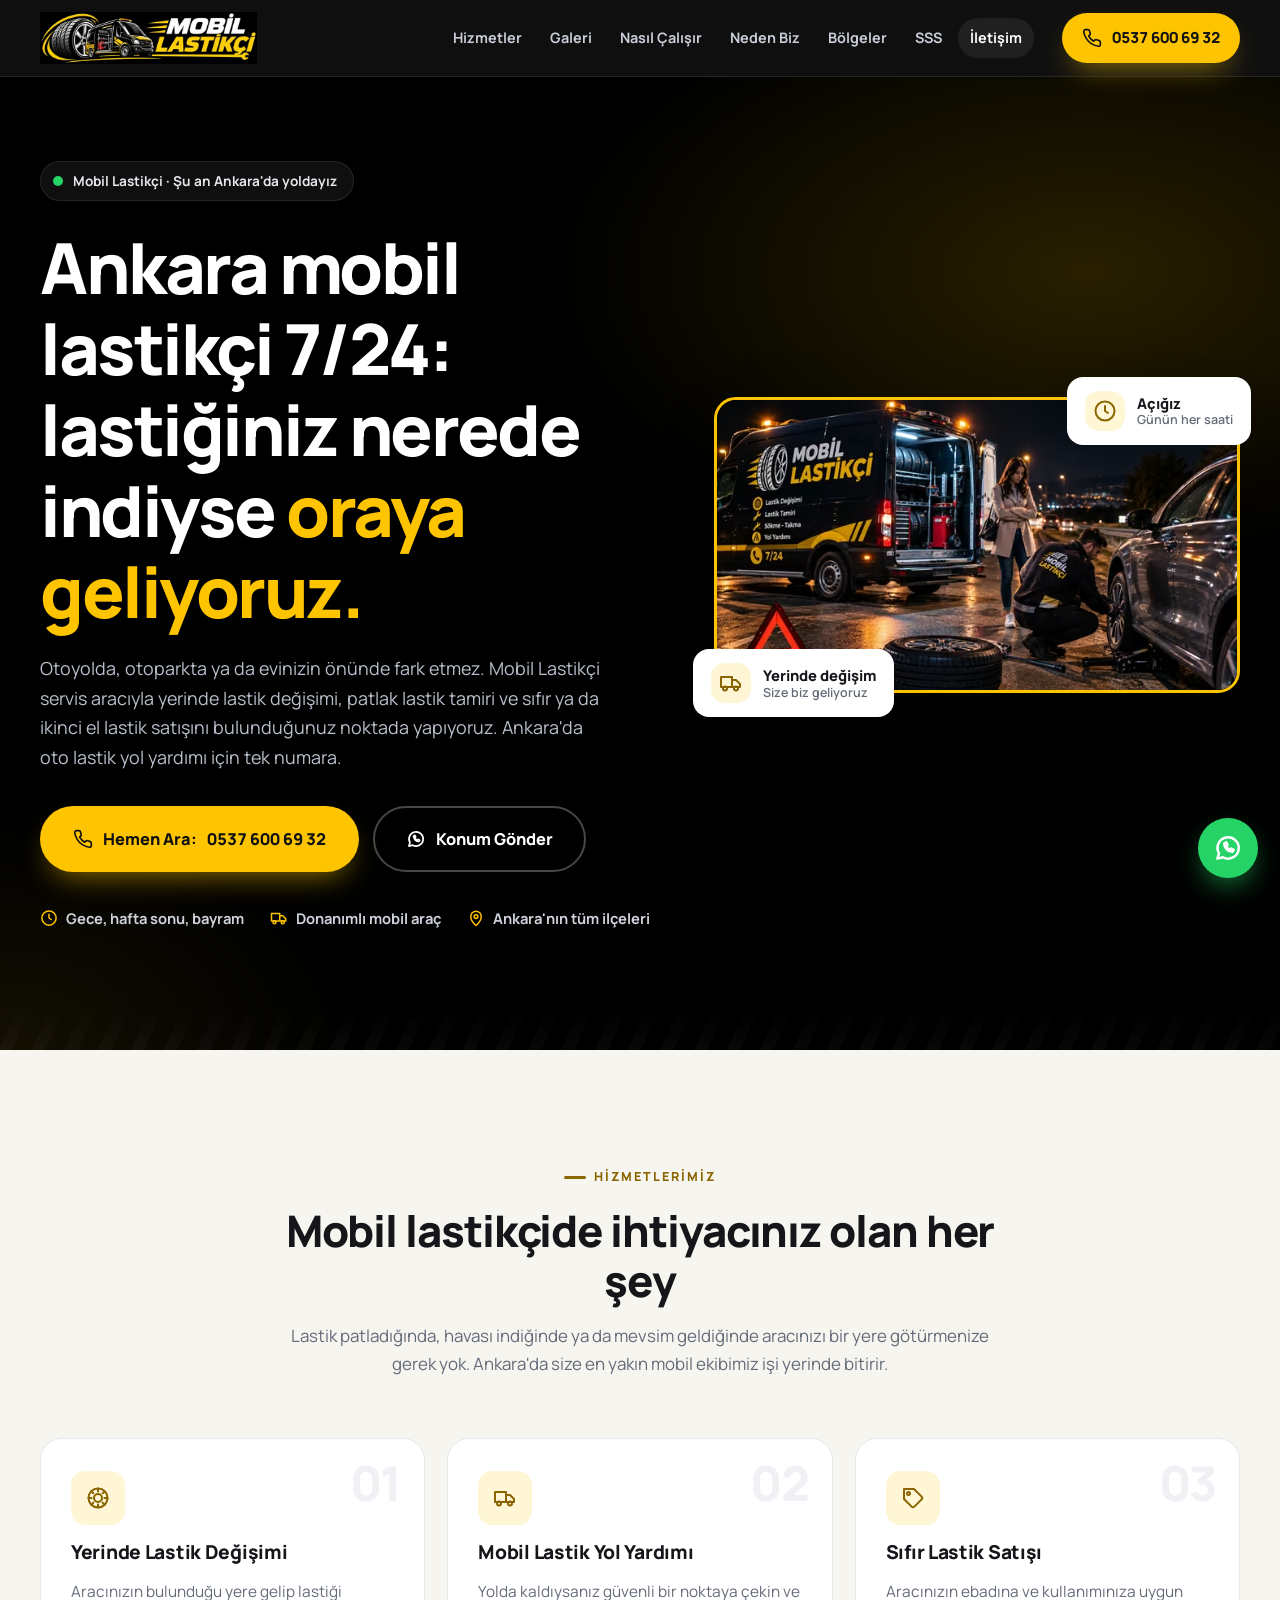
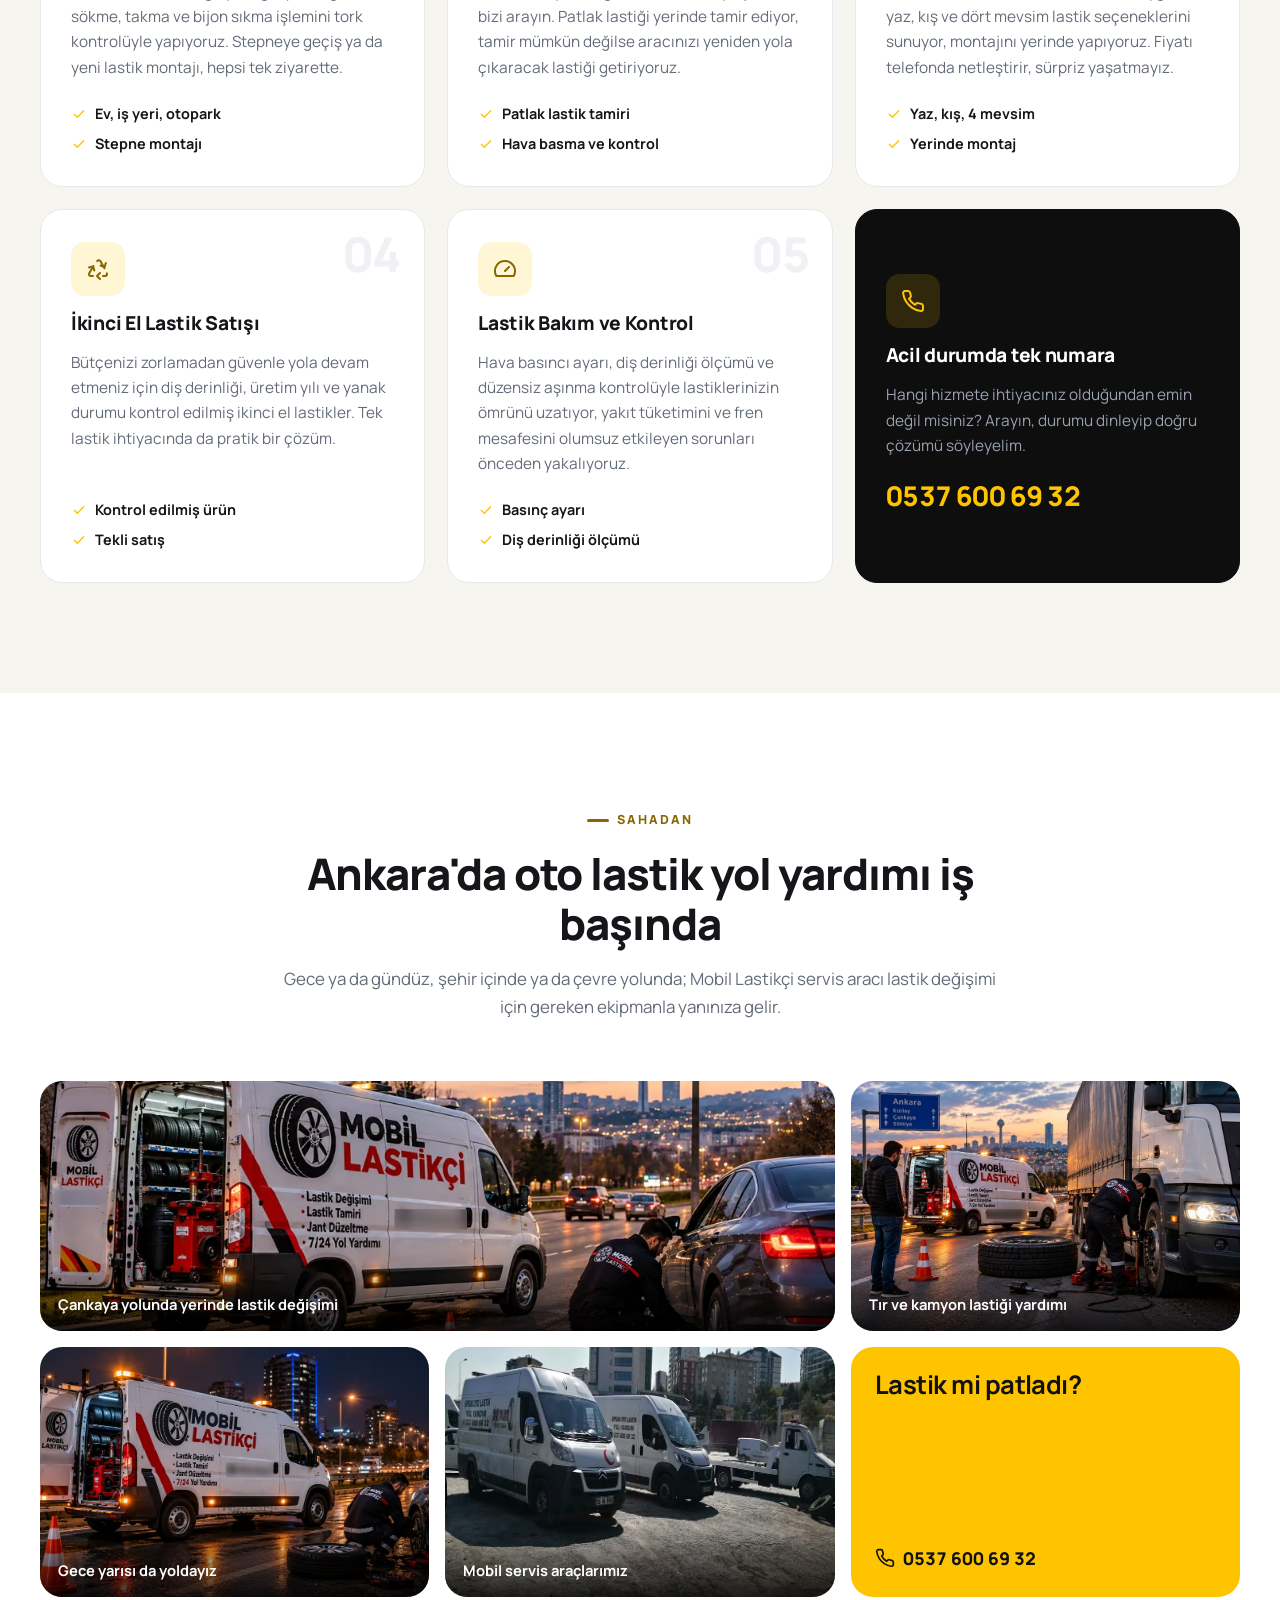
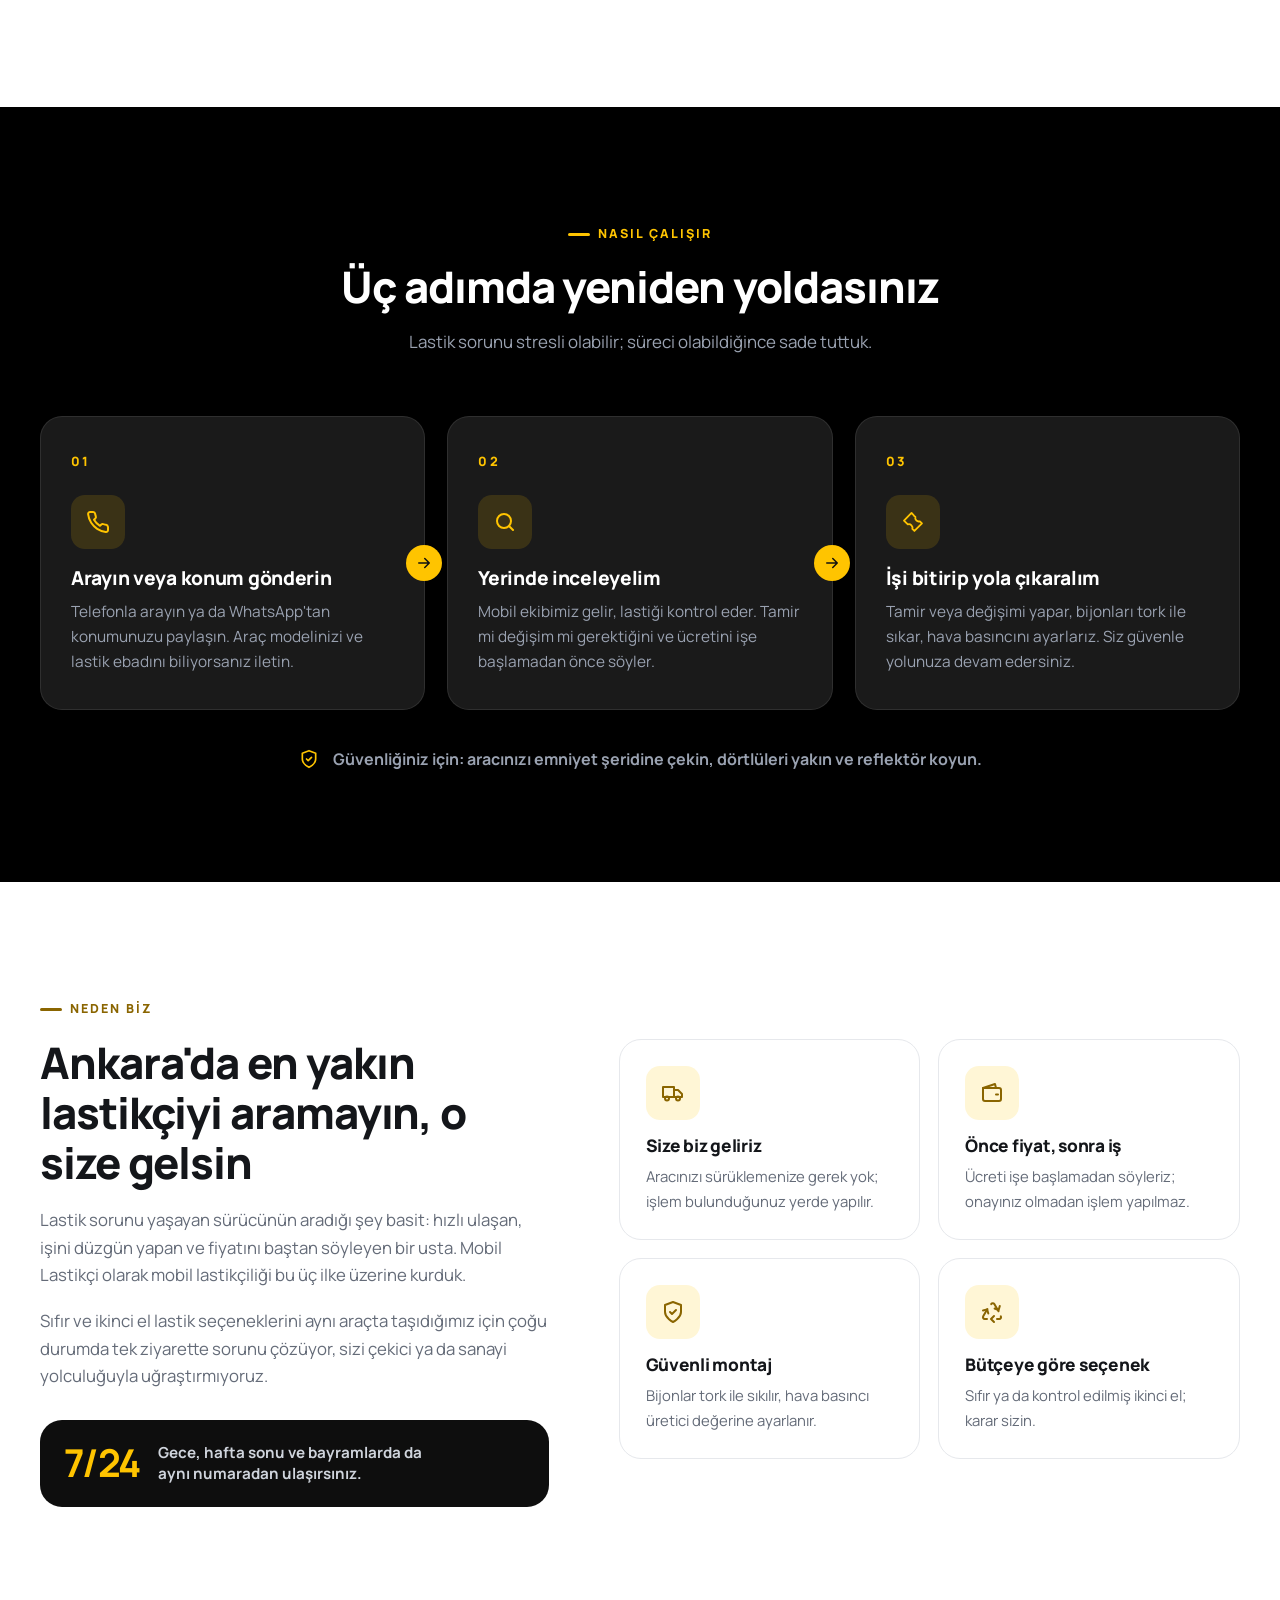
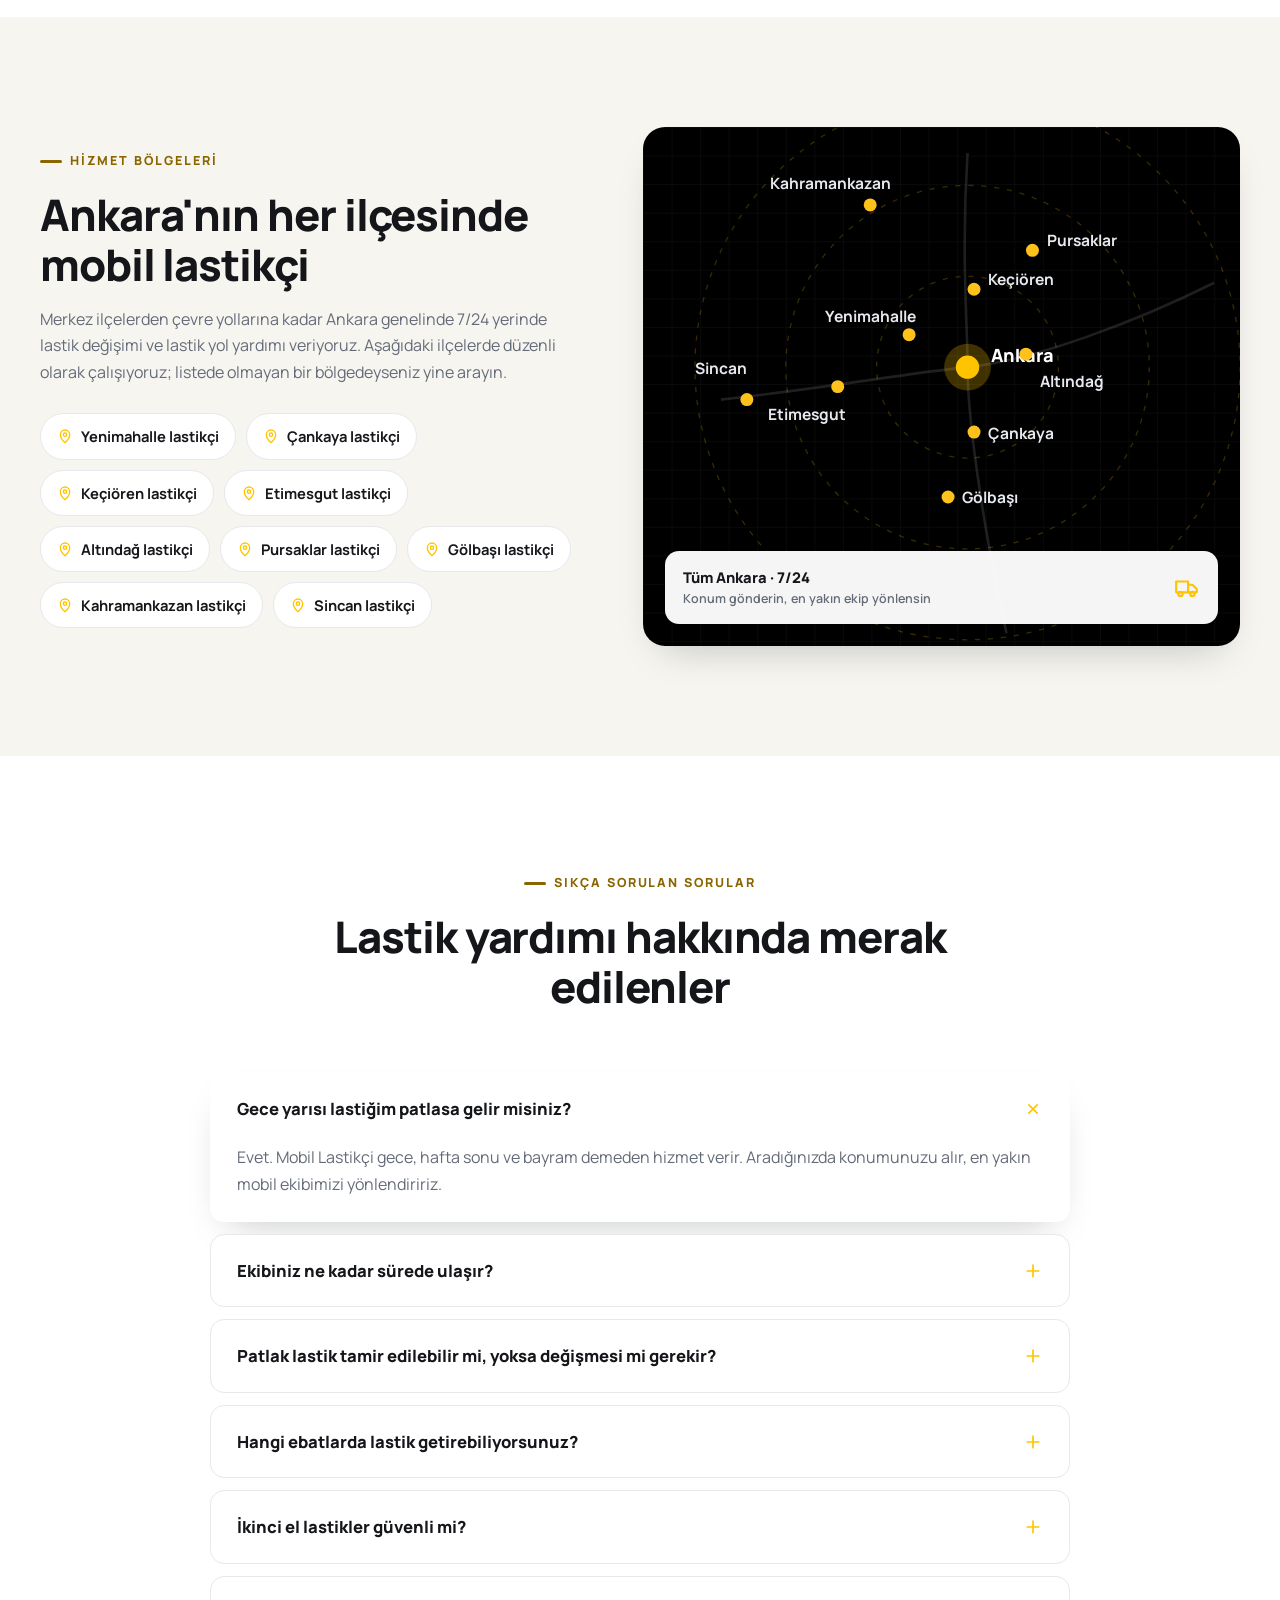
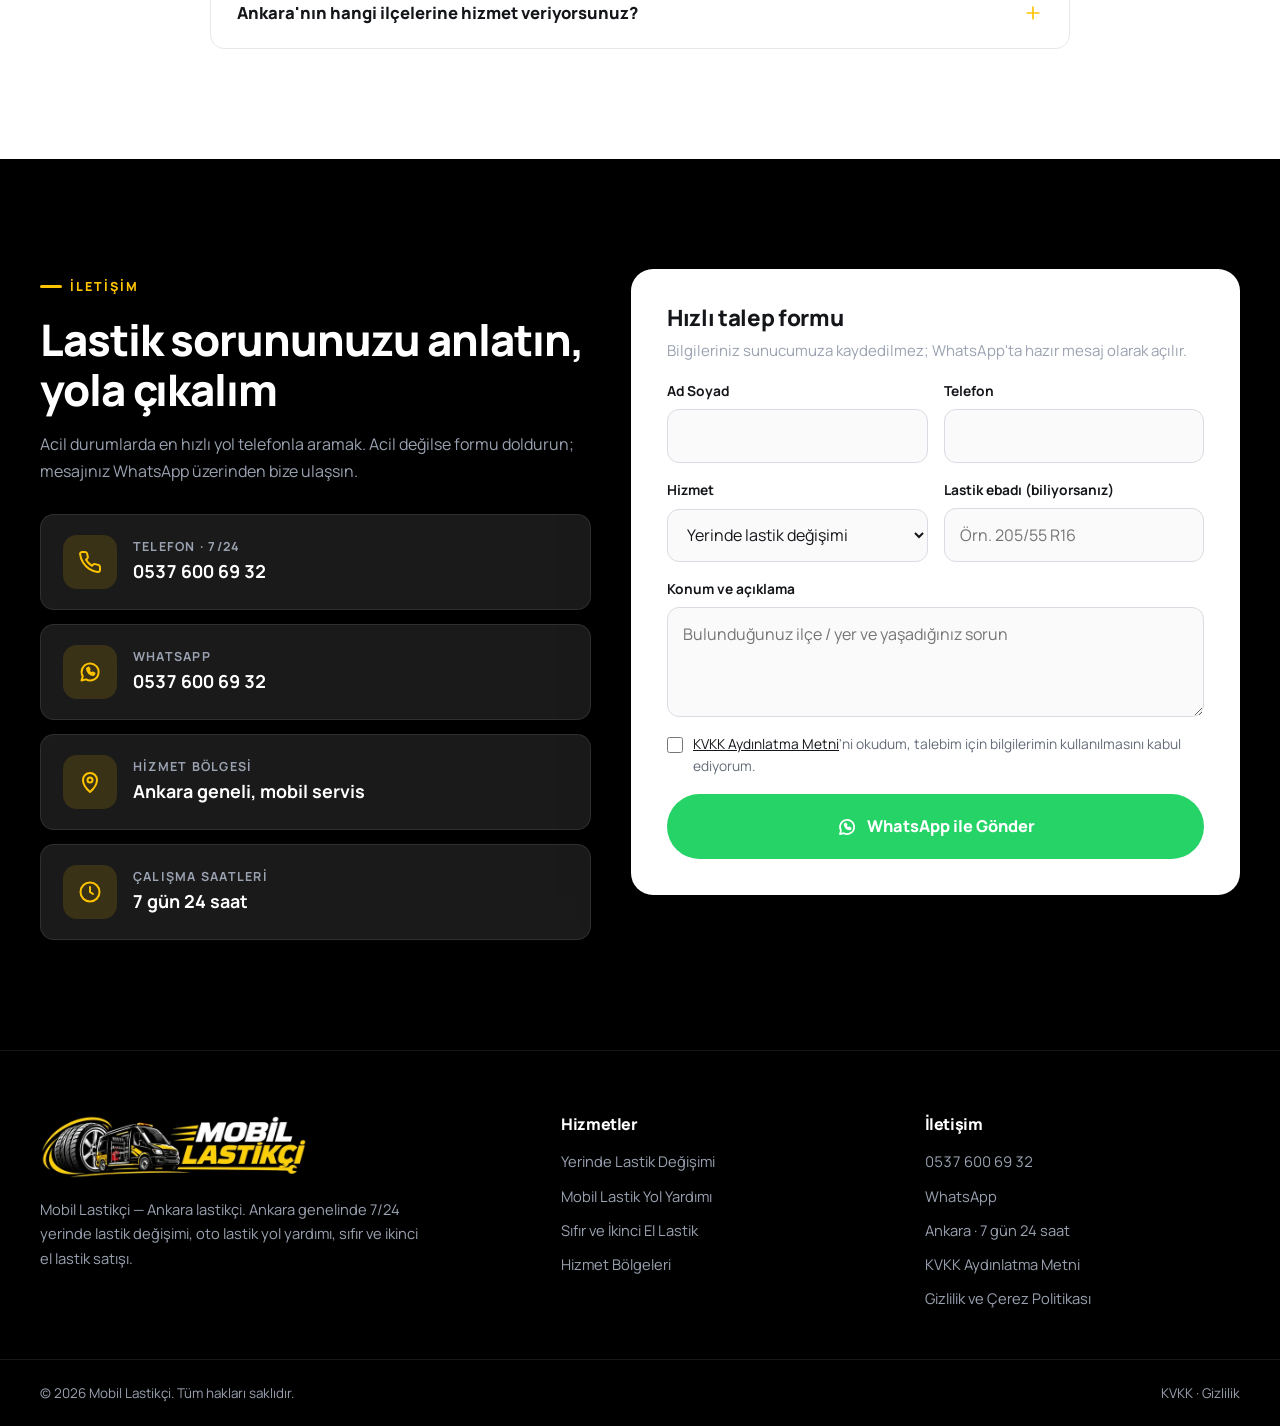
<file: index.html>
<!DOCTYPE html>
<html lang="tr">
<head>
<meta charset="UTF-8">
<!-- Google Tag Manager -->
<script>(function(w,d,s,l,i){w[l]=w[l]||[];w[l].push({'gtm.start':
new Date().getTime(),event:'gtm.js'});var f=d.getElementsByTagName(s)[0],
j=d.createElement(s),dl=l!='dataLayer'?'&l='+l:'';j.async=true;j.src=
'https://www.googletagmanager.com/gtm.js?id='+i+dl;f.parentNode.insertBefore(j,f);
})(window,document,'script','dataLayer','GTM-TCVL68N5');</script>
<!-- End Google Tag Manager -->
<script src="https://anticlick.com.tr/anticlick.js"
  data-key="cf_live_5e95727b2036b0af93c94dabb149e23118f0"
  data-campaign="yaz-kampanyasi"
  data-protect-gtag="true"
  async></script>
<meta name="viewport" content="width=device-width, initial-scale=1.0">
<title>Mobil Lastikçi Ankara 7/24 | Yerinde Lastik Değişimi · Oto Lastik Yol Yardımı</title>
<meta name="description" content="Mobil Lastikçi: Ankara'da 7/24 gezici lastikçi. Yerinde lastik değişimi, patlak lastik tamiri, sıfır ve ikinci el lastik satışı. Tüm ilçelere geliyoruz. Ara: 0537 600 69 32">
<link rel="canonical" href="https://otolastik724.net.tr/">
<meta name="robots" content="index, follow, max-image-preview:large, max-snippet:-1, max-video-preview:-1">
<meta name="geo.region" content="TR-06">
<meta name="geo.placename" content="Ankara">
<meta name="geo.position" content="39.9334;32.8597">
<meta name="ICBM" content="39.9334, 32.8597">
<link rel="alternate" hreflang="tr-TR" href="https://otolastik724.net.tr/">
<link rel="alternate" hreflang="x-default" href="https://otolastik724.net.tr/">
<meta property="og:type" content="website">
<meta property="og:locale" content="tr_TR">
<meta property="og:site_name" content="Mobil Lastikçi">
<meta property="og:title" content="Mobil Lastikçi Ankara 7/24 | Yerinde Lastik Değişimi">
<meta property="og:description" content="Ankara'da 7/24 mobil lastikçi: yerinde lastik değişimi, patlak lastik tamiri, sıfır ve ikinci el lastik satışı. Tüm ilçelere geliyoruz.">
<meta property="og:url" content="https://otolastik724.net.tr/">
<meta property="og:image" content="https://otolastik724.net.tr/assets/img/og-image.jpg">
<meta property="og:image:width" content="1200">
<meta property="og:image:height" content="630">
<meta property="og:image:alt" content="Mobil Lastikçi mobil lastik yol yardımı">
<meta name="twitter:card" content="summary_large_image">
<meta name="twitter:title" content="Mobil Lastikçi Ankara 7/24 | Yerinde Lastik Değişimi">
<meta name="twitter:description" content="Ankara'da 7/24 mobil lastikçi: yerinde lastik değişimi, patlak lastik tamiri, sıfır ve ikinci el lastik satışı.">
<meta name="twitter:image" content="https://otolastik724.net.tr/assets/img/og-image.jpg">
<meta name="theme-color" content="#000000">
<link rel="icon" href="assets/img/favicon-48.png" type="image/png" sizes="48x48">
<link rel="apple-touch-icon" href="assets/img/apple-touch-icon.png">
<link rel="preconnect" href="https://fonts.googleapis.com">
<link rel="preconnect" href="https://fonts.gstatic.com" crossorigin>
<link href="https://fonts.googleapis.com/css2?family=Manrope:wght@500;600;700;800&display=swap" rel="stylesheet">
<link rel="stylesheet" href="assets/css/style.css?v=2">
<link rel="preload" as="image" type="image/avif" href="assets/img/ankara-mobil-lastikci-gece-yol-yardimi.avif" imagesrcset="assets/img/ankara-mobil-lastikci-gece-yol-yardimi-640.avif 640w, assets/img/ankara-mobil-lastikci-gece-yol-yardimi.avif 1280w" imagesizes="(max-width: 1080px) 100vw, 560px" fetchpriority="high">
<script type="application/ld+json">{"@context":"https://schema.org","@type":["TireShop","AutoRepair"],"@id":"https://otolastik724.net.tr/#isletme","name":"Mobil Lastikçi","alternateName":["Mobil Lastikçi Ankara","Ankara Lastikçi 7/24","Ankara Oto Lastik 7/24","Oto Lastik 7/24"],"description":"Ankara genelinde 7/24 mobil lastikçi: oto lastik yol yardımı, yerinde lastik değişimi, lastik tamiri, sıfır ve ikinci el lastik satışı.","url":"https://otolastik724.net.tr/","telephone":"+905376006932","logo":"https://otolastik724.net.tr/assets/img/logo-512.png","image":["https://otolastik724.net.tr/assets/img/og-image.jpg","https://otolastik724.net.tr/assets/img/ankara-lastikci-aksam-mobil-lastik-servisi.avif","https://otolastik724.net.tr/assets/img/ankara-lastikci-mobil-servis-araclari.avif"],"slogan":"Lastiğiniz nerede indiyse oraya geliyoruz.","priceRange":"₺₺","currenciesAccepted":"TRY","address":{"@type":"PostalAddress","addressLocality":"Ankara","addressRegion":"Ankara","addressCountry":"TR"},"geo":{"@type":"GeoCoordinates","latitude":39.9334,"longitude":32.8597},"openingHoursSpecification":{"@type":"OpeningHoursSpecification","dayOfWeek":["Monday","Tuesday","Wednesday","Thursday","Friday","Saturday","Sunday"],"opens":"00:00","closes":"23:59"},"areaServed":[{"@type":"City","name":"Ankara"},{"@type":"AdministrativeArea","name":"Yenimahalle"},{"@type":"AdministrativeArea","name":"Çankaya"},{"@type":"AdministrativeArea","name":"Keçiören"},{"@type":"AdministrativeArea","name":"Etimesgut"},{"@type":"AdministrativeArea","name":"Altındağ"},{"@type":"AdministrativeArea","name":"Pursaklar"},{"@type":"AdministrativeArea","name":"Gölbaşı"},{"@type":"AdministrativeArea","name":"Kahramankazan"},{"@type":"AdministrativeArea","name":"Sincan"}],"knowsAbout":["Yerinde lastik değişimi","Mobil lastik yol yardımı","Patlak lastik tamiri","Sıfır lastik satışı","İkinci el lastik satışı","Lastik hava basıncı kontrolü","Diş derinliği kontrolü"],"hasOfferCatalog":{"@type":"OfferCatalog","name":"Lastik hizmetleri","itemListElement":[{"@type":"Offer","itemOffered":{"@type":"Service","name":"Yerinde lastik değişimi"}},{"@type":"Offer","itemOffered":{"@type":"Service","name":"Mobil lastik yol yardımı"}},{"@type":"Offer","itemOffered":{"@type":"Service","name":"Sıfır lastik satışı"}},{"@type":"Offer","itemOffered":{"@type":"Service","name":"İkinci el lastik satışı"}},{"@type":"Offer","itemOffered":{"@type":"Service","name":"Lastik bakım ve kontrol"}}]}}</script>
<script type="application/ld+json">{"@context":"https://schema.org","@type":"WebSite","@id":"https://otolastik724.net.tr/#website","url":"https://otolastik724.net.tr/","name":"Mobil Lastikçi","inLanguage":"tr-TR","publisher":{"@id":"https://otolastik724.net.tr/#isletme"}}</script>
<script type="application/ld+json">{"@context":"https://schema.org","@type":"FAQPage","mainEntity":[{"@type":"Question","name":"Gece yarısı lastiğim patlasa gelir misiniz?","acceptedAnswer":{"@type":"Answer","text":"Evet. Mobil Lastikçi gece, hafta sonu ve bayram demeden hizmet verir. Aradığınızda konumunuzu alır, en yakın mobil ekibimizi yönlendiririz."}},{"@type":"Question","name":"Ekibiniz ne kadar sürede ulaşır?","acceptedAnswer":{"@type":"Answer","text":"Varış süresi bulunduğunuz ilçeye, saate ve trafik durumuna göre değişir. Telefonda konumunuzu öğrendiğimizde size tahmini bir süre söyleriz."}},{"@type":"Question","name":"Patlak lastik tamir edilebilir mi, yoksa değişmesi mi gerekir?","acceptedAnswer":{"@type":"Answer","text":"Diş yüzeyindeki küçük delikler çoğunlukla tamir edilebilir. Yanak bölgesindeki kesik, balon veya uzun süre havasız sürülmüş lastikler güvenlik nedeniyle tamir edilmez; bu durumda yeni ya da ikinci el lastik öneririz."}},{"@type":"Question","name":"Hangi ebatlarda lastik getirebiliyorsunuz?","acceptedAnswer":{"@type":"Answer","text":"Otomobil, SUV ve hafif ticari araçlarda en yaygın ebatları mobil aracımızda bulundururuz. Lastiğinizin yanağındaki ebat bilgisini (ör. 205/55 R16) telefonda paylaşırsanız doğru lastikle geliriz."}},{"@type":"Question","name":"İkinci el lastikler güvenli mi?","acceptedAnswer":{"@type":"Answer","text":"Sattığımız ikinci el lastiklerin diş derinliği, üretim tarihi ve yanak durumu tek tek kontrol edilir. Yaşlanmış, çatlamış veya onarım izi taşıyan lastikleri satışa sunmayız."}},{"@type":"Question","name":"Ankara'nın hangi ilçelerine hizmet veriyorsunuz?","acceptedAnswer":{"@type":"Answer","text":"Yenimahalle, Çankaya, Keçiören, Etimesgut, Altındağ, Pursaklar, Gölbaşı, Kahramankazan ve Sincan başta olmak üzere Ankara genelinde hizmet veriyoruz. Farklı bir bölgedeyseniz arayarak bilgi alabilirsiniz."}}]}</script>
</head>
<body>
<!-- Google Tag Manager (noscript) -->
<noscript><iframe src="https://www.googletagmanager.com/ns.html?id=GTM-TCVL68N5"
height="0" width="0" style="display:none;visibility:hidden"></iframe></noscript>
<!-- End Google Tag Manager (noscript) -->
<svg width="0" height="0" style="position:absolute" aria-hidden="true">
  <symbol id="i-phone" viewBox="0 0 24 24"><path d="M22 16.9v3a2 2 0 0 1-2.2 2 19.8 19.8 0 0 1-8.6-3.1 19.5 19.5 0 0 1-6-6A19.8 19.8 0 0 1 2.1 4.2 2 2 0 0 1 4.1 2h3a2 2 0 0 1 2 1.7c.1.9.4 1.8.7 2.7a2 2 0 0 1-.5 2.1L8 9.8a16 16 0 0 0 6 6l1.3-1.3a2 2 0 0 1 2.1-.4c.9.3 1.8.6 2.7.7a2 2 0 0 1 1.7 2z"/></symbol>
  <symbol id="i-wa" viewBox="0 0 24 24"><path d="M3.5 20.5l1.3-4.2A8.5 8.5 0 1 1 8 19.4z"/><path d="M9 8.5c0 3.5 3 6.5 6.5 6.5l1-1.6-2-1-1 .9a5 5 0 0 1-2.8-2.8l.9-1-1-2z"/></symbol>
  <symbol id="i-tire" viewBox="0 0 24 24"><circle cx="12" cy="12" r="9.5"/><circle cx="12" cy="12" r="4"/><path d="M12 2.5v3M12 18.5v3M2.5 12h3M18.5 12h3M5.3 5.3l2.1 2.1M16.6 16.6l2.1 2.1M5.3 18.7l2.1-2.1M16.6 7.4l2.1-2.1"/></symbol>
  <symbol id="i-truck" viewBox="0 0 24 24"><path d="M2 6h11v10H2zM13 9h4l4 4v3h-8z"/><circle cx="6" cy="17.5" r="2"/><circle cx="17" cy="17.5" r="2"/></symbol>
  <symbol id="i-wrench" viewBox="0 0 24 24"><path d="M14.7 6.3a4 4 0 0 0 5 5L22 13.6 13.6 22l-2.3-2.3a4 4 0 0 0-5-5L2 10.4 10.4 2l2.3 2.3a4 4 0 0 0 2 2z" transform="scale(.9) translate(1.3 1.3)"/></symbol>
  <symbol id="i-tag" viewBox="0 0 24 24"><path d="M20.6 13.4 13.4 20.6a2 2 0 0 1-2.8 0L3 13V3h10l7.6 7.6a2 2 0 0 1 0 2.8z"/><circle cx="7.5" cy="7.5" r="1.5"/></symbol>
  <symbol id="i-recycle" viewBox="0 0 24 24"><path d="M7 19H4.8a1.8 1.8 0 0 1-1.6-2.7L7.4 9M11.2 4.1a1.8 1.8 0 0 1 3.1 0l4.2 7.2M17 19h2.2a1.8 1.8 0 0 0 1.6-2.7"/><path d="M14 16l-3 3 3 3M8.3 13.6 7.2 9.4 3 10.5M14.6 8.5l4 1.6 1.2-4.1"/></symbol>
  <symbol id="i-gauge" viewBox="0 0 24 24"><path d="M12 14l4-4"/><path d="M3.3 19a10 10 0 1 1 17.4 0z"/></symbol>
  <symbol id="i-clock" viewBox="0 0 24 24"><circle cx="12" cy="12" r="9.5"/><path d="M12 7v5l3 2"/></symbol>
  <symbol id="i-pin" viewBox="0 0 24 24"><path d="M12 22s7-6.1 7-12a7 7 0 1 0-14 0c0 5.9 7 12 7 12z"/><circle cx="12" cy="10" r="2.5"/></symbol>
  <symbol id="i-check" viewBox="0 0 24 24"><path d="M5 12.5l4.5 4.5L19 7"/></symbol>
  <symbol id="i-arrow" viewBox="0 0 24 24"><path d="M5 12h14M13 6l6 6-6 6"/></symbol>
  <symbol id="i-plus" viewBox="0 0 24 24"><path d="M12 5v14M5 12h14"/></symbol>
  <symbol id="i-menu" viewBox="0 0 24 24"><path d="M4 7h16M4 12h16M4 17h16"/></symbol>
  <symbol id="i-close" viewBox="0 0 24 24"><path d="M6 6l12 12M18 6 6 18"/></symbol>
  <symbol id="i-shield" viewBox="0 0 24 24"><path d="M12 22s8-4 8-10V5l-8-3-8 3v7c0 6 8 10 8 10z"/><path d="M9 12l2 2 4-4"/></symbol>
  <symbol id="i-wallet" viewBox="0 0 24 24"><path d="M3 7h16a2 2 0 0 1 2 2v9a2 2 0 0 1-2 2H5a2 2 0 0 1-2-2z"/><path d="M3 7l12-4 1 4M16 13.5h2"/></symbol>
  <symbol id="i-chat" viewBox="0 0 24 24"><path d="M21 12a8 8 0 0 1-11.6 7.1L3 21l1.9-6.4A8 8 0 1 1 21 12z"/></symbol>
  <symbol id="i-search" viewBox="0 0 24 24"><circle cx="11" cy="11" r="7"/><path d="M20 20l-4-4"/></symbol>
</svg>

<header class="header" id="header">
  <div class="container header__inner">
    <a href="#anasayfa" class="logo" aria-label="Mobil Lastikçi anasayfa">
      <img src="assets/img/mobil-lastikci-ankara-logo.avif" alt="Mobil Lastikçi – Ankara lastikçi 7/24" width="600" height="144" class="logo__img"></a>
    <nav class="nav" id="nav" aria-label="Ana menü">
      <ul class="nav__list">
        <li><a href="#hizmetler" class="nav__link">Hizmetler</a></li>
        <li><a href="#galeri" class="nav__link">Galeri</a></li>
        <li><a href="#nasil-calisir" class="nav__link">Nasıl Çalışır</a></li>
        <li><a href="#neden-biz" class="nav__link">Neden Biz</a></li>
        <li><a href="#bolgeler" class="nav__link">Bölgeler</a></li>
        <li><a href="#sss" class="nav__link">SSS</a></li>
        <li><a href="#iletisim" class="nav__link">İletişim</a></li>
      </ul>
      <div class="nav__mobile-cta">
        <a href="tel:+905376006932" class="btn btn--orange btn--block"><svg class="ic" aria-hidden="true"><use href="#i-phone"/></svg> 0537 600 69 32</a>
        <a href="https://wa.me/905376006932?text=Merhaba%2C%20lastik%20yard%C4%B1m%C4%B1na%20ihtiyac%C4%B1m%20var." target="_blank" rel="noopener" class="btn btn--wa btn--block"><svg class="ic" aria-hidden="true"><use href="#i-wa"/></svg> WhatsApp'tan Yazın</a>
      </div>
    </nav>
    <a href="tel:+905376006932" class="btn btn--orange header__cta"><svg class="ic" aria-hidden="true"><use href="#i-phone"/></svg> <span class="num">0537 600 69 32</span></a>
    <button class="hamburger" id="hamburger" aria-label="Menüyü aç/kapat" aria-expanded="false" aria-controls="nav"><svg class="ic ic--menu" aria-hidden="true"><use href="#i-menu"/></svg><svg class="ic ic--close" aria-hidden="true"><use href="#i-close"/></svg></button>
  </div>
</header>

<main>

<!-- 1. Giriş -->
<section class="hero" id="anasayfa">
  <div class="container hero__grid">
    <div>
      <span class="live"><span class="live__dot"></span> Mobil Lastikçi · Şu an Ankara'da yoldayız</span>
      <h1>Ankara mobil lastikçi 7/24: lastiğiniz nerede indiyse <em>oraya geliyoruz.</em></h1>
      <p class="hero__lead">Otoyolda, otoparkta ya da evinizin önünde fark etmez. Mobil Lastikçi servis aracıyla yerinde lastik değişimi, patlak lastik tamiri ve sıfır ya da ikinci el lastik satışını bulunduğunuz noktada yapıyoruz. Ankara'da oto lastik yol yardımı için tek numara.</p>
      <div class="hero__actions">
        <a href="tel:+905376006932" class="btn btn--orange btn--lg"><svg class="ic" aria-hidden="true"><use href="#i-phone"/></svg> Hemen Ara: <span class="num">0537 600 69 32</span></a>
        <a href="https://wa.me/905376006932?text=Merhaba%2C%20lastik%20yard%C4%B1m%C4%B1na%20ihtiyac%C4%B1m%20var.%20Konumum%3A" target="_blank" rel="noopener" class="btn btn--line btn--lg"><svg class="ic" aria-hidden="true"><use href="#i-wa"/></svg> Konum Gönder</a>
      </div>
      <ul class="hero__facts">
        <li><svg class="ic" aria-hidden="true"><use href="#i-clock"/></svg> Gece, hafta sonu, bayram</li>
        <li><svg class="ic" aria-hidden="true"><use href="#i-truck"/></svg> Donanımlı mobil araç</li>
        <li><svg class="ic" aria-hidden="true"><use href="#i-pin"/></svg> Ankara'nın tüm ilçeleri</li>
      </ul>
    </div>
    <div class="hero__visual">
      <img class="hero__photo" src="assets/img/ankara-mobil-lastikci-gece-yol-yardimi.avif" srcset="assets/img/ankara-mobil-lastikci-gece-yol-yardimi-640.avif 640w, assets/img/ankara-mobil-lastikci-gece-yol-yardimi.avif 1280w" sizes="(max-width: 1080px) 100vw, 560px" width="1280" height="720" fetchpriority="high" alt="Mobil Lastikçi ekibi Ankara'da gece yol kenarında yerinde lastik değişimi yapıyor">
      <div class="hero__card hero__card--b"><span class="ibox"><svg class="ic" aria-hidden="true"><use href="#i-clock"/></svg></span><span>Açığız<small>Günün her saati</small></span></div>
      <div class="hero__card hero__card--a"><span class="ibox"><svg class="ic" aria-hidden="true"><use href="#i-truck"/></svg></span><span>Yerinde değişim<small>Size biz geliyoruz</small></span></div>
    </div>
  </div>
  <div class="hero__tread" aria-hidden="true"></div>
</section>

<!-- 2. Hizmetler -->
<section class="section section--paper" id="hizmetler">
  <div class="container">
    <div class="section__head reveal">
      <span class="tag">Hizmetlerimiz</span>
      <h2>Mobil lastikçide ihtiyacınız olan her şey</h2>
      <p>Lastik patladığında, havası indiğinde ya da mevsim geldiğinde aracınızı bir yere götürmenize gerek yok. Ankara'da size en yakın mobil ekibimiz işi yerinde bitirir.</p>
    </div>
    <div class="services">
      <article class="svc reveal">
        <span class="svc__no" aria-hidden="true">01</span>
        <span class="ibox"><svg class="ic" aria-hidden="true"><use href="#i-tire"/></svg></span>
        <h3>Yerinde Lastik Değişimi</h3>
        <p>Aracınızın bulunduğu yere gelip lastiği sökme, takma ve bijon sıkma işlemini tork kontrolüyle yapıyoruz. Stepneye geçiş ya da yeni lastik montajı, hepsi tek ziyarette.</p>
        <ul class="svc__list"><li><svg class="ic" aria-hidden="true"><use href="#i-check"/></svg> Ev, iş yeri, otopark</li><li><svg class="ic" aria-hidden="true"><use href="#i-check"/></svg> Stepne montajı</li></ul>
      </article>
      <article class="svc reveal">
        <span class="svc__no" aria-hidden="true">02</span>
        <span class="ibox"><svg class="ic" aria-hidden="true"><use href="#i-truck"/></svg></span>
        <h3>Mobil Lastik Yol Yardımı</h3>
        <p>Yolda kaldıysanız güvenli bir noktaya çekin ve bizi arayın. Patlak lastiği yerinde tamir ediyor, tamir mümkün değilse aracınızı yeniden yola çıkaracak lastiği getiriyoruz.</p>
        <ul class="svc__list"><li><svg class="ic" aria-hidden="true"><use href="#i-check"/></svg> Patlak lastik tamiri</li><li><svg class="ic" aria-hidden="true"><use href="#i-check"/></svg> Hava basma ve kontrol</li></ul>
      </article>
      <article class="svc reveal">
        <span class="svc__no" aria-hidden="true">03</span>
        <span class="ibox"><svg class="ic" aria-hidden="true"><use href="#i-tag"/></svg></span>
        <h3>Sıfır Lastik Satışı</h3>
        <p>Aracınızın ebadına ve kullanımınıza uygun yaz, kış ve dört mevsim lastik seçeneklerini sunuyor, montajını yerinde yapıyoruz. Fiyatı telefonda netleştirir, sürpriz yaşatmayız.</p>
        <ul class="svc__list"><li><svg class="ic" aria-hidden="true"><use href="#i-check"/></svg> Yaz, kış, 4 mevsim</li><li><svg class="ic" aria-hidden="true"><use href="#i-check"/></svg> Yerinde montaj</li></ul>
      </article>
      <article class="svc reveal">
        <span class="svc__no" aria-hidden="true">04</span>
        <span class="ibox"><svg class="ic" aria-hidden="true"><use href="#i-recycle"/></svg></span>
        <h3>İkinci El Lastik Satışı</h3>
        <p>Bütçenizi zorlamadan güvenle yola devam etmeniz için diş derinliği, üretim yılı ve yanak durumu kontrol edilmiş ikinci el lastikler. Tek lastik ihtiyacında da pratik bir çözüm.</p>
        <ul class="svc__list"><li><svg class="ic" aria-hidden="true"><use href="#i-check"/></svg> Kontrol edilmiş ürün</li><li><svg class="ic" aria-hidden="true"><use href="#i-check"/></svg> Tekli satış</li></ul>
      </article>
      <article class="svc reveal">
        <span class="svc__no" aria-hidden="true">05</span>
        <span class="ibox"><svg class="ic" aria-hidden="true"><use href="#i-gauge"/></svg></span>
        <h3>Lastik Bakım ve Kontrol</h3>
        <p>Hava basıncı ayarı, diş derinliği ölçümü ve düzensiz aşınma kontrolüyle lastiklerinizin ömrünü uzatıyor, yakıt tüketimini ve fren mesafesini olumsuz etkileyen sorunları önceden yakalıyoruz.</p>
        <ul class="svc__list"><li><svg class="ic" aria-hidden="true"><use href="#i-check"/></svg> Basınç ayarı</li><li><svg class="ic" aria-hidden="true"><use href="#i-check"/></svg> Diş derinliği ölçümü</li></ul>
      </article>
      <article class="svc svc--cta reveal">
        <span class="ibox ibox--dark"><svg class="ic" aria-hidden="true"><use href="#i-phone"/></svg></span>
        <h3>Acil durumda tek numara</h3>
        <p>Hangi hizmete ihtiyacınız olduğundan emin değil misiniz? Arayın, durumu dinleyip doğru çözümü söyleyelim.</p>
        <a class="tel num" href="tel:+905376006932">0537 600 69 32</a>
      </article>
    </div>
  </div>
</section>

<!-- Galeri -->
<section class="section" id="galeri">
  <div class="container">
    <div class="section__head reveal">
      <span class="tag">Sahadan</span>
      <h2>Ankara'da oto lastik yol yardımı iş başında</h2>
      <p>Gece ya da gündüz, şehir içinde ya da çevre yolunda; Mobil Lastikçi servis aracı lastik değişimi için gereken ekipmanla yanınıza gelir.</p>
    </div>
    <div class="gallery reveal">
      <figure class="gallery__item gallery__item--wide"><img src="assets/img/ankara-lastikci-aksam-mobil-lastik-servisi.avif" width="1000" height="667" loading="lazy" decoding="async" alt="Ankara lastikçi Mobil Lastikçi akşam saatlerinde Çankaya yolunda lastik değiştiriyor"><figcaption>Çankaya yolunda yerinde lastik değişimi</figcaption></figure>
      <figure class="gallery__item"><img src="assets/img/ankara-oto-lastik-tir-lastigi-yol-yardimi.avif" width="1000" height="667" loading="lazy" decoding="async" alt="Ankara oto lastik yol yardımı: tır lastiği değişimi"><figcaption>Tır ve kamyon lastiği yardımı</figcaption></figure>
      <figure class="gallery__item"><img src="assets/img/ankara-oto-lastik-gece-yerinde-lastik-degisimi.avif" width="1000" height="619" loading="lazy" decoding="async" alt="Gece yarısı Ankara'da mobil lastikçi ile yerinde lastik değişimi"><figcaption>Gece yarısı da yoldayız</figcaption></figure>
      <figure class="gallery__item"><img src="assets/img/ankara-lastikci-mobil-servis-araclari.avif" width="800" height="581" loading="lazy" decoding="async" alt="Ankara lastikçi mobil servis araçları"><figcaption>Mobil servis araçlarımız</figcaption></figure>
      <a class="gallery__cta" href="tel:+905376006932"><strong>Lastik mi patladı?</strong><span><svg class="ic" aria-hidden="true"><use href="#i-phone"/></svg> <span class="num">0537 600 69 32</span></span></a>
    </div>
  </div>
</section>

<!-- 3. Nasıl çalışır -->
<section class="section section--dark" id="nasil-calisir">
  <div class="container">
    <div class="section__head reveal">
      <span class="tag">Nasıl Çalışır</span>
      <h2>Üç adımda yeniden yoldasınız</h2>
      <p>Lastik sorunu stresli olabilir; süreci olabildiğince sade tuttuk.</p>
    </div>
    <div class="steps">
      <div class="step reveal">
        <span class="ibox ibox--dark"><svg class="ic" aria-hidden="true"><use href="#i-phone"/></svg></span>
        <h3>Arayın veya konum gönderin</h3>
        <p>Telefonla arayın ya da WhatsApp'tan konumunuzu paylaşın. Araç modelinizi ve lastik ebadını biliyorsanız iletin.</p>
        <span class="step__arrow" aria-hidden="true"><svg class="ic"><use href="#i-arrow"/></svg></span>
      </div>
      <div class="step reveal">
        <span class="ibox ibox--dark"><svg class="ic" aria-hidden="true"><use href="#i-search"/></svg></span>
        <h3>Yerinde inceleyelim</h3>
        <p>Mobil ekibimiz gelir, lastiği kontrol eder. Tamir mi değişim mi gerektiğini ve ücretini işe başlamadan önce söyler.</p>
        <span class="step__arrow" aria-hidden="true"><svg class="ic"><use href="#i-arrow"/></svg></span>
      </div>
      <div class="step reveal">
        <span class="ibox ibox--dark"><svg class="ic" aria-hidden="true"><use href="#i-wrench"/></svg></span>
        <h3>İşi bitirip yola çıkaralım</h3>
        <p>Tamir veya değişimi yapar, bijonları tork ile sıkar, hava basıncını ayarlarız. Siz güvenle yolunuza devam edersiniz.</p>
      </div>
    </div>
    <p class="steps__note reveal"><svg class="ic" aria-hidden="true" style="color:var(--orange)"><use href="#i-shield"/></svg> Güvenliğiniz için: aracınızı emniyet şeridine çekin, dörtlüleri yakın ve reflektör koyun.</p>
  </div>
</section>

<!-- 4. Neden biz -->
<section class="section" id="neden-biz">
  <div class="container why">
    <div class="why__side reveal">
      <span class="tag">Neden Biz</span>
      <h2>Ankara'da en yakın lastikçiyi aramayın, o size gelsin</h2>
      <p>Lastik sorunu yaşayan sürücünün aradığı şey basit: hızlı ulaşan, işini düzgün yapan ve fiyatını baştan söyleyen bir usta. Mobil Lastikçi olarak mobil lastikçiliği bu üç ilke üzerine kurduk.</p>
      <p>Sıfır ve ikinci el lastik seçeneklerini aynı araçta taşıdığımız için çoğu durumda tek ziyarette sorunu çözüyor, sizi çekici ya da sanayi yolculuğuyla uğraştırmıyoruz.</p>
      <div class="why__badge"><strong>7/24</strong><span>Gece, hafta sonu ve bayramlarda da<br>aynı numaradan ulaşırsınız.</span></div>
    </div>
    <div class="why__list">
      <div class="why__item reveal"><span class="ibox"><svg class="ic" aria-hidden="true"><use href="#i-truck"/></svg></span><h3>Size biz geliriz</h3><p>Aracınızı sürüklemenize gerek yok; işlem bulunduğunuz yerde yapılır.</p></div>
      <div class="why__item reveal"><span class="ibox"><svg class="ic" aria-hidden="true"><use href="#i-wallet"/></svg></span><h3>Önce fiyat, sonra iş</h3><p>Ücreti işe başlamadan söyleriz; onayınız olmadan işlem yapılmaz.</p></div>
      <div class="why__item reveal"><span class="ibox"><svg class="ic" aria-hidden="true"><use href="#i-shield"/></svg></span><h3>Güvenli montaj</h3><p>Bijonlar tork ile sıkılır, hava basıncı üretici değerine ayarlanır.</p></div>
      <div class="why__item reveal"><span class="ibox"><svg class="ic" aria-hidden="true"><use href="#i-recycle"/></svg></span><h3>Bütçeye göre seçenek</h3><p>Sıfır ya da kontrol edilmiş ikinci el; karar sizin.</p></div>
    </div>
  </div>
</section>

<!-- 5. Hizmet bölgeleri -->
<section class="section section--paper" id="bolgeler">
  <div class="container areas">
    <div class="reveal">
      <span class="tag">Hizmet Bölgeleri</span>
      <h2>Ankara'nın her ilçesinde mobil lastikçi</h2>
      <p style="margin-top:16px">Merkez ilçelerden çevre yollarına kadar Ankara genelinde 7/24 yerinde lastik değişimi ve lastik yol yardımı veriyoruz. Aşağıdaki ilçelerde düzenli olarak çalışıyoruz; listede olmayan bir bölgedeyseniz yine arayın.</p>
      <ul class="chips">
        <li class="chip"><svg class="ic" aria-hidden="true"><use href="#i-pin"/></svg> Yenimahalle lastikçi</li>
        <li class="chip"><svg class="ic" aria-hidden="true"><use href="#i-pin"/></svg> Çankaya lastikçi</li>
        <li class="chip"><svg class="ic" aria-hidden="true"><use href="#i-pin"/></svg> Keçiören lastikçi</li>
        <li class="chip"><svg class="ic" aria-hidden="true"><use href="#i-pin"/></svg> Etimesgut lastikçi</li>
        <li class="chip"><svg class="ic" aria-hidden="true"><use href="#i-pin"/></svg> Altındağ lastikçi</li>
        <li class="chip"><svg class="ic" aria-hidden="true"><use href="#i-pin"/></svg> Pursaklar lastikçi</li>
        <li class="chip"><svg class="ic" aria-hidden="true"><use href="#i-pin"/></svg> Gölbaşı lastikçi</li>
        <li class="chip"><svg class="ic" aria-hidden="true"><use href="#i-pin"/></svg> Kahramankazan lastikçi</li>
        <li class="chip"><svg class="ic" aria-hidden="true"><use href="#i-pin"/></svg> Sincan lastikçi</li>
      </ul>
    </div>
    <div class="map reveal" aria-hidden="true">
      <svg viewBox="0 0 460 400">
        <defs><pattern id="grid" width="22" height="22" patternUnits="userSpaceOnUse"><path d="M22 0H0V22" fill="none" stroke="rgba(255,255,255,.05)"/></pattern></defs>
        <rect width="460" height="400" fill="url(#grid)"/>
        <g fill="none" stroke="rgba(255,196,0,.22)" stroke-dasharray="4 6"><circle cx="250" cy="185" r="70"/><circle cx="250" cy="185" r="140"/><circle cx="250" cy="185" r="210"/></g>
        <g stroke="rgba(255,255,255,.12)" stroke-width="2" fill="none"><path d="M60 210 C150 200 200 190 250 185 S380 150 440 120"/><path d="M250 20 C245 100 250 150 250 185 S260 300 280 390"/></g>
        <g font-family="Manrope, sans-serif" font-size="12" font-weight="700" fill="#e6e9ee">
          <circle cx="250" cy="185" r="9" fill="#ffc400"/><circle cx="250" cy="185" r="18" fill="rgba(255,196,0,.25)"/>
          <text x="268" y="181" fill="#fff" font-size="14" font-weight="800">Ankara</text>
          <circle cx="205" cy="160" r="5" fill="#ffc21a"/><text x="140" y="150">Yenimahalle</text>
          <circle cx="255" cy="235" r="5" fill="#ffc21a"/><text x="266" y="240">Çankaya</text>
          <circle cx="255" cy="125" r="5" fill="#ffc21a"/><text x="266" y="122">Keçiören</text>
          <circle cx="150" cy="200" r="5" fill="#ffc21a"/><text x="96" y="226">Etimesgut</text>
          <circle cx="295" cy="175" r="5" fill="#ffc21a"/><text x="306" y="200">Altındağ</text>
          <circle cx="300" cy="95" r="5" fill="#ffc21a"/><text x="311" y="92">Pursaklar</text>
          <circle cx="235" cy="285" r="5" fill="#ffc21a"/><text x="246" y="290">Gölbaşı</text>
          <circle cx="175" cy="60" r="5" fill="#ffc21a"/><text x="98" y="48">Kahramankazan</text>
          <circle cx="80" cy="210" r="5" fill="#ffc21a"/><text x="40" y="190">Sincan</text>
        </g>
      </svg>
      <div class="map__label"><span>Tüm Ankara · 7/24<small>Konum gönderin, en yakın ekip yönlensin</small></span><svg class="ic" style="color:var(--orange)"><use href="#i-truck"/></svg></div>
    </div>
  </div>
</section>

<!-- 6. SSS -->
<section class="section" id="sss">
  <div class="container">
    <div class="section__head reveal">
      <span class="tag">Sıkça Sorulan Sorular</span>
      <h2>Lastik yardımı hakkında merak edilenler</h2>
    </div>
    <div class="faq reveal">
      <details open><summary>Gece yarısı lastiğim patlasa gelir misiniz?<svg class="ic" aria-hidden="true"><use href="#i-plus"/></svg></summary><p>Evet. Mobil Lastikçi gece, hafta sonu ve bayram demeden hizmet verir. Aradığınızda konumunuzu alır, en yakın mobil ekibimizi yönlendiririz.</p></details>
      <details><summary>Ekibiniz ne kadar sürede ulaşır?<svg class="ic" aria-hidden="true"><use href="#i-plus"/></svg></summary><p>Varış süresi bulunduğunuz ilçeye, saate ve trafik durumuna göre değişir. Telefonda konumunuzu öğrendiğimizde size tahmini bir süre söyleriz.</p></details>
      <details><summary>Patlak lastik tamir edilebilir mi, yoksa değişmesi mi gerekir?<svg class="ic" aria-hidden="true"><use href="#i-plus"/></svg></summary><p>Diş yüzeyindeki küçük delikler çoğunlukla tamir edilebilir. Yanak bölgesindeki kesik, balon veya uzun süre havasız sürülmüş lastikler güvenlik nedeniyle tamir edilmez; bu durumda yeni ya da ikinci el lastik öneririz.</p></details>
      <details><summary>Hangi ebatlarda lastik getirebiliyorsunuz?<svg class="ic" aria-hidden="true"><use href="#i-plus"/></svg></summary><p>Otomobil, SUV ve hafif ticari araçlarda en yaygın ebatları mobil aracımızda bulundururuz. Lastiğinizin yanağındaki ebat bilgisini (ör. 205/55 R16) telefonda paylaşırsanız doğru lastikle geliriz.</p></details>
      <details><summary>İkinci el lastikler güvenli mi?<svg class="ic" aria-hidden="true"><use href="#i-plus"/></svg></summary><p>Sattığımız ikinci el lastiklerin diş derinliği, üretim tarihi ve yanak durumu tek tek kontrol edilir. Yaşlanmış, çatlamış veya onarım izi taşıyan lastikleri satışa sunmayız.</p></details>
      <details><summary>Ankara'nın hangi ilçelerine hizmet veriyorsunuz?<svg class="ic" aria-hidden="true"><use href="#i-plus"/></svg></summary><p>Yenimahalle, Çankaya, Keçiören, Etimesgut, Altındağ, Pursaklar, Gölbaşı, Kahramankazan ve Sincan başta olmak üzere Ankara genelinde hizmet veriyoruz. Farklı bir bölgedeyseniz arayarak bilgi alabilirsiniz.</p></details>
    </div>
  </div>
</section>

<!-- 7. İletişim -->
<section class="section section--dark" id="iletisim">
  <div class="container contact">
    <div class="reveal">
      <span class="tag">İletişim</span>
      <h2>Lastik sorununuzu anlatın, yola çıkalım</h2>
      <p style="margin-top:16px">Acil durumlarda en hızlı yol telefonla aramak. Acil değilse formu doldurun; mesajınız WhatsApp üzerinden bize ulaşsın.</p>
      <div class="contact__cards">
        <a class="ccard" href="tel:+905376006932"><span class="ibox ibox--dark"><svg class="ic" aria-hidden="true"><use href="#i-phone"/></svg></span><span><small>Telefon · 7/24</small><strong class="num">0537 600 69 32</strong></span></a>
        <a class="ccard" href="https://wa.me/905376006932?text=Merhaba%2C%20lastik%20yard%C4%B1m%C4%B1na%20ihtiyac%C4%B1m%20var." target="_blank" rel="noopener"><span class="ibox ibox--dark"><svg class="ic" aria-hidden="true"><use href="#i-wa"/></svg></span><span><small>WhatsApp</small><strong class="num">0537 600 69 32</strong></span></a>
        <div class="ccard"><span class="ibox ibox--dark"><svg class="ic" aria-hidden="true"><use href="#i-pin"/></svg></span><span><small>Hizmet bölgesi</small><strong>Ankara geneli, mobil servis</strong></span></div>
        <div class="ccard"><span class="ibox ibox--dark"><svg class="ic" aria-hidden="true"><use href="#i-clock"/></svg></span><span><small>Çalışma saatleri</small><strong>7 gün 24 saat</strong></span></div>
      </div>
    </div>
    <form class="form reveal" id="contactForm">
      <h3>Hızlı talep formu</h3>
      <p>Bilgileriniz sunucumuza kaydedilmez; WhatsApp'ta hazır mesaj olarak açılır.</p>
      <div class="form__row">
        <div class="field"><label for="ad">Ad Soyad</label><input id="ad" name="ad" required autocomplete="name"></div>
        <div class="field"><label for="telefon">Telefon</label><input id="telefon" name="telefon" type="tel" required autocomplete="tel" inputmode="tel"></div>
      </div>
      <div class="form__row">
        <div class="field"><label for="hizmet">Hizmet</label>
          <select id="hizmet" name="hizmet"><option>Yerinde lastik değişimi</option><option>Patlak lastik / yol yardımı</option><option>Sıfır lastik</option><option>İkinci el lastik</option><option>Lastik bakım ve kontrol</option><option>Diğer</option></select></div>
        <div class="field"><label for="ebat">Lastik ebadı (biliyorsanız)</label><input id="ebat" name="ebat" placeholder="Örn. 205/55 R16"></div>
      </div>
      <div class="field"><label for="mesaj">Konum ve açıklama</label><textarea id="mesaj" name="mesaj" placeholder="Bulunduğunuz ilçe / yer ve yaşadığınız sorun"></textarea></div>
      <label class="check"><input type="checkbox" required> <span><a href="kvkk.html">KVKK Aydınlatma Metni</a>'ni okudum, talebim için bilgilerimin kullanılmasını kabul ediyorum.</span></label>
      <button type="submit" class="btn btn--wa btn--lg btn--block"><svg class="ic" aria-hidden="true"><use href="#i-wa"/></svg> WhatsApp ile Gönder</button>
    </form>
  </div>
</section>

</main>

<footer class="footer">
  <div class="container footer__grid">
    <div>
      <a href="#anasayfa" class="logo" aria-label="Mobil Lastikçi anasayfa"><img src="assets/img/mobil-lastikci-ankara-logo.avif" alt="Mobil Lastikçi – Ankara lastikçi 7/24" width="600" height="144" class="logo__img"></a>
      <p>Mobil Lastikçi — Ankara lastikçi. Ankara genelinde 7/24 yerinde lastik değişimi, oto lastik yol yardımı, sıfır ve ikinci el lastik satışı.</p>
    </div>
    <div>
      <h4>Hizmetler</h4>
      <ul class="footer__links">
        <li><a href="#hizmetler">Yerinde Lastik Değişimi</a></li>
        <li><a href="#hizmetler">Mobil Lastik Yol Yardımı</a></li>
        <li><a href="#hizmetler">Sıfır ve İkinci El Lastik</a></li>
        <li><a href="#bolgeler">Hizmet Bölgeleri</a></li>
      </ul>
    </div>
    <div>
      <h4>İletişim</h4>
      <ul class="footer__links">
        <li><a href="tel:+905376006932" class="num">0537 600 69 32</a></li>
        <li><a href="https://wa.me/905376006932" target="_blank" rel="noopener">WhatsApp</a></li>
        <li>Ankara · 7 gün 24 saat</li>
        <li><a href="kvkk.html">KVKK Aydınlatma Metni</a></li>
        <li><a href="gizlilik-politikasi.html">Gizlilik ve Çerez Politikası</a></li>
      </ul>
    </div>
  </div>
  <div class="footer__bottom">
    <div class="container">
      <span>© <span data-year>2026</span> Mobil Lastikçi. Tüm hakları saklıdır.</span>
      <span><a href="kvkk.html">KVKK</a> · <a href="gizlilik-politikasi.html">Gizlilik</a><span data-cookie-settings hidden> · <a href="#">Çerez Tercihleri</a></span></span>
    </div>
  </div>
</footer>

<a href="https://wa.me/905376006932?text=Merhaba%2C%20lastik%20yard%C4%B1m%C4%B1na%20ihtiyac%C4%B1m%20var." class="fab-wa" target="_blank" rel="noopener" aria-label="WhatsApp ile yazın"><svg class="ic" aria-hidden="true"><use href="#i-wa"/></svg></a>
<div class="mobile-bar">
  <a href="tel:+905376006932"><svg class="ic" aria-hidden="true"><use href="#i-phone"/></svg> Hemen Ara</a>
  <a href="https://wa.me/905376006932?text=Merhaba%2C%20lastik%20yard%C4%B1m%C4%B1na%20ihtiyac%C4%B1m%20var." target="_blank" rel="noopener"><svg class="ic" aria-hidden="true"><use href="#i-wa"/></svg> WhatsApp</a>
</div>

<script src="assets/js/consent.js" defer></script>
<script src="assets/js/main.js?v=4" defer></script>
</body>
</html>
</file>
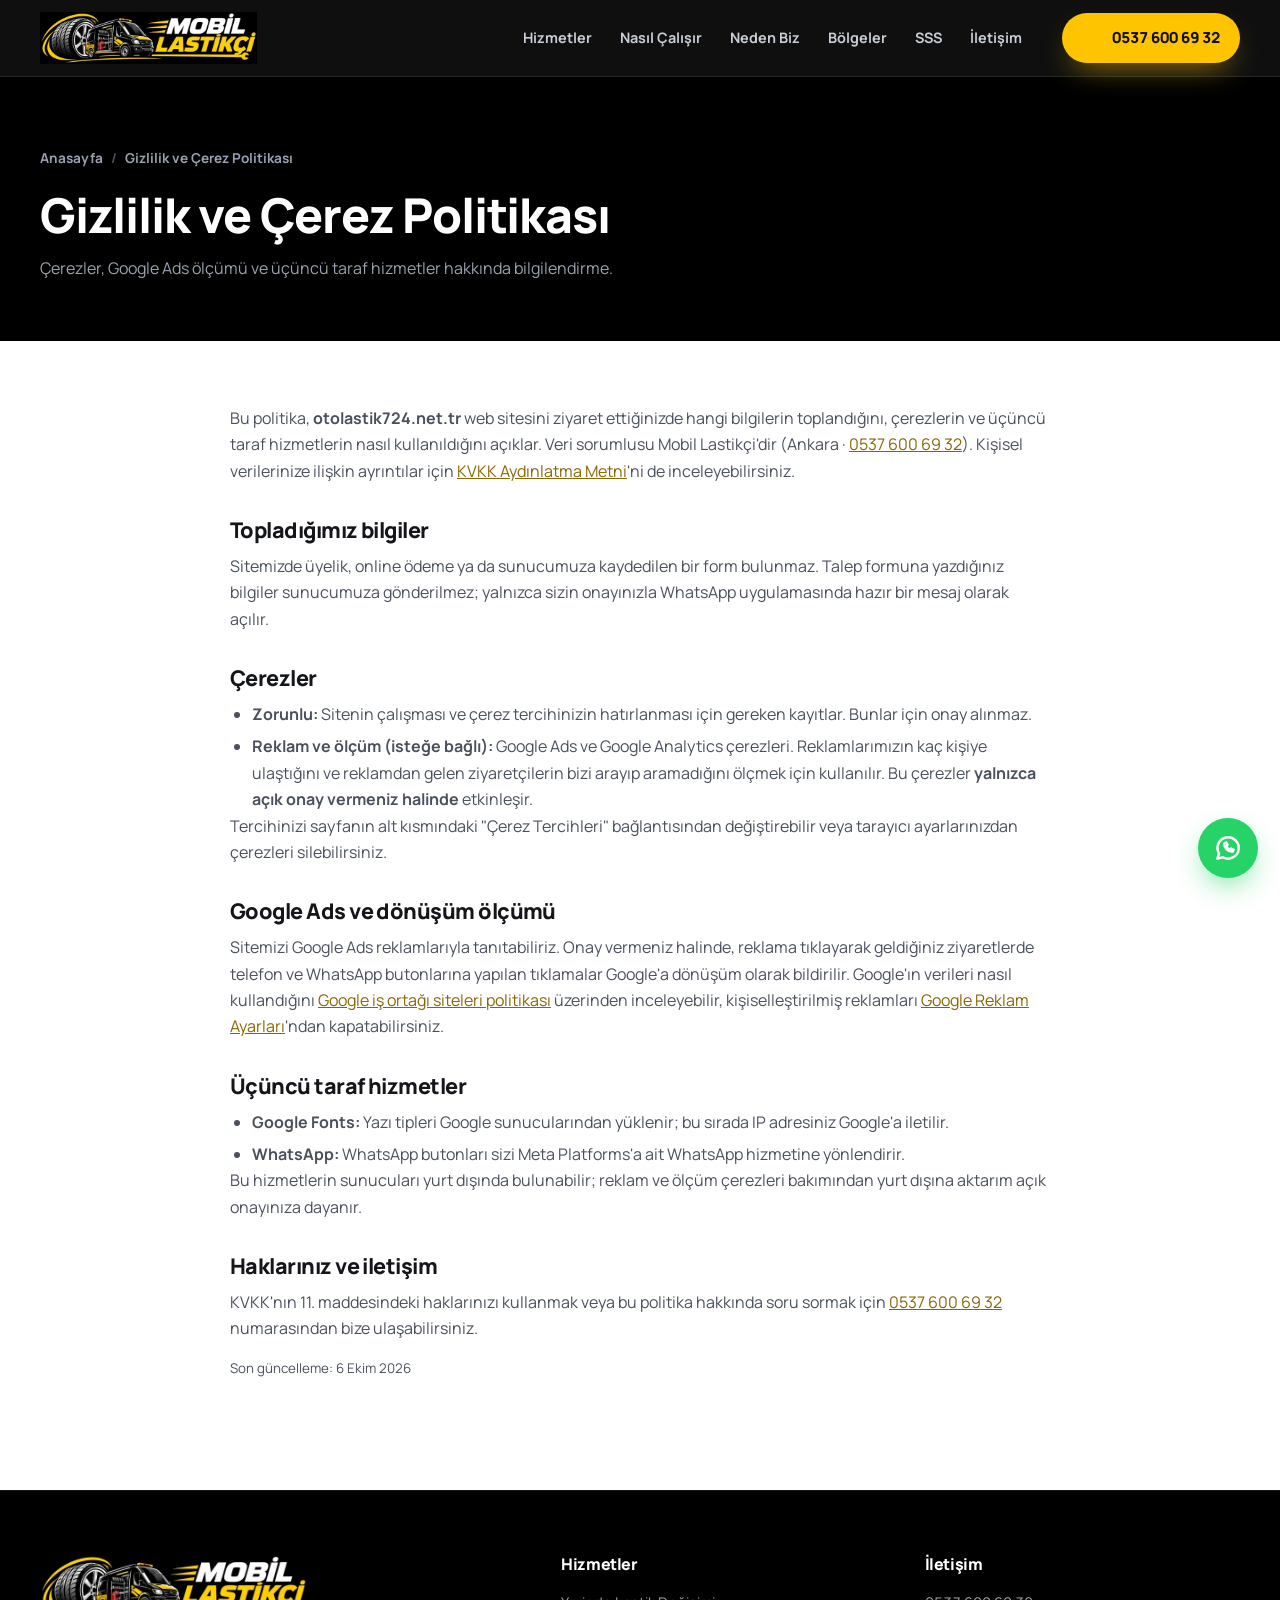
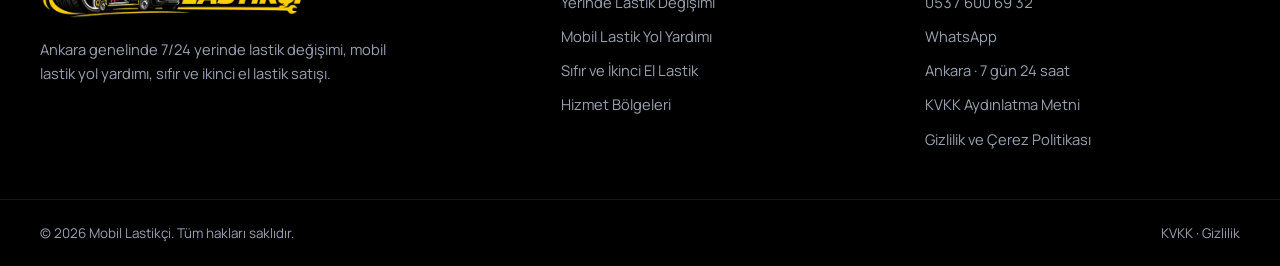
<file: gizlilik-politikasi.html>
<!DOCTYPE html>
<html lang="tr">
<head>
<meta charset="UTF-8">
<!-- Google Tag Manager -->
<script>(function(w,d,s,l,i){w[l]=w[l]||[];w[l].push({'gtm.start':
new Date().getTime(),event:'gtm.js'});var f=d.getElementsByTagName(s)[0],
j=d.createElement(s),dl=l!='dataLayer'?'&l='+l:'';j.async=true;j.src=
'https://www.googletagmanager.com/gtm.js?id='+i+dl;f.parentNode.insertBefore(j,f);
})(window,document,'script','dataLayer','GTM-TCVL68N5');</script>
<!-- End Google Tag Manager -->
<script src="https://anticlick.com.tr/anticlick.js"
  data-key="cf_live_5e95727b2036b0af93c94dabb149e23118f0"
  data-campaign="yaz-kampanyasi"
  data-protect-gtag="true"
  async></script>
<meta name="viewport" content="width=device-width, initial-scale=1.0">
<title>Gizlilik ve Çerez Politikası | Mobil Lastikçi</title>
<meta name="description" content="Mobil Lastikçi web sitesinde kullanılan çerezler, Google Ads dönüşüm ölçümü ve gizlilik haklarınız hakkında bilgilendirme.">
<link rel="canonical" href="https://otolastik724.net.tr/gizlilik-politikasi.html">
<meta name="robots" content="index, follow">
<meta name="geo.region" content="TR-06">
<meta name="geo.placename" content="Ankara">
<meta property="og:type" content="website">
<meta property="og:locale" content="tr_TR">
<meta property="og:site_name" content="Mobil Lastikçi">
<meta property="og:title" content="Gizlilik ve Çerez Politikası | Mobil Lastikçi">
<meta property="og:description" content="Mobil Lastikçi web sitesinde kullanılan çerezler, Google Ads dönüşüm ölçümü ve gizlilik haklarınız hakkında bilgilendirme.">
<meta property="og:url" content="https://otolastik724.net.tr/gizlilik-politikasi.html">
<meta property="og:image" content="https://otolastik724.net.tr/assets/img/og-image.jpg">
<meta name="twitter:card" content="summary_large_image">
<meta name="theme-color" content="#000000">
<link rel="icon" href="assets/img/favicon-48.png" type="image/png" sizes="48x48">
<link rel="apple-touch-icon" href="assets/img/apple-touch-icon.png">
<link rel="preconnect" href="https://fonts.googleapis.com">
<link rel="preconnect" href="https://fonts.gstatic.com" crossorigin>
<link href="https://fonts.googleapis.com/css2?family=Manrope:wght@500;600;700;800&display=swap" rel="stylesheet">
<link rel="stylesheet" href="assets/css/style.css?v=2">
<script type="application/ld+json">{"@context": "https://schema.org", "@type": "BreadcrumbList", "itemListElement": [{"@type": "ListItem", "position": 1, "name": "Anasayfa", "item": "https://otolastik724.net.tr/"}, {"@type": "ListItem", "position": 2, "name": "Gizlilik ve Çerez Politikası", "item": "https://otolastik724.net.tr/gizlilik-politikasi.html"}]}</script>
</head>
<body>
<!-- Google Tag Manager (noscript) -->
<noscript><iframe src="https://www.googletagmanager.com/ns.html?id=GTM-TCVL68N5"
height="0" width="0" style="display:none;visibility:hidden"></iframe></noscript>
<!-- End Google Tag Manager (noscript) -->
<svg width="0" height="0" style="position:absolute" aria-hidden="true">
  <symbol id="i-phone" viewBox="0 0 24 24"><path d="M22 16.9v3a2 2 0 0 1-2.2 2 19.8 19.8 0 0 1-8.6-3.1 19.5 19.5 0 0 1-6-6A19.8 19.8 0 0 1 2.1 4.2 2 2 0 0 1 4.1 2h3a2 2 0 0 1 2 1.7c.1.9.4 1.8.7 2.7a2 2 0 0 1-.5 2.1L8 9.8a16 16 0 0 0 6 6l1.3-1.3a2 2 0 0 1 2.1-.4c.9.3 1.8.6 2.7.7a2 2 0 0 1 1.7 2z"/></symbol>
  <symbol id="i-wa" viewBox="0 0 24 24"><path d="M3.5 20.5l1.3-4.2A8.5 8.5 0 1 1 8 19.4z"/><path d="M9 8.5c0 3.5 3 6.5 6.5 6.5l1-1.6-2-1-1 .9a5 5 0 0 1-2.8-2.8l.9-1-1-2z"/></symbol>
  <symbol id="i-tire" viewBox="0 0 24 24"><circle cx="12" cy="12" r="9.5"/><circle cx="12" cy="12" r="4"/><path d="M12 2.5v3M12 18.5v3M2.5 12h3M18.5 12h3M5.3 5.3l2.1 2.1M16.6 16.6l2.1 2.1M5.3 18.7l2.1-2.1M16.6 7.4l2.1-2.1"/></symbol>
  <symbol id="i-truck" viewBox="0 0 24 24"><path d="M2 6h11v10H2zM13 9h4l4 4v3h-8z"/><circle cx="6" cy="17.5" r="2"/><circle cx="17" cy="17.5" r="2"/></symbol>
  <symbol id="i-wrench" viewBox="0 0 24 24"><path d="M14.7 6.3a4 4 0 0 0 5 5L22 13.6 13.6 22l-2.3-2.3a4 4 0 0 0-5-5L2 10.4 10.4 2l2.3 2.3a4 4 0 0 0 2 2z" transform="scale(.9) translate(1.3 1.3)"/></symbol>
  <symbol id="i-tag" viewBox="0 0 24 24"><path d="M20.6 13.4 13.4 20.6a2 2 0 0 1-2.8 0L3 13V3h10l7.6 7.6a2 2 0 0 1 0 2.8z"/><circle cx="7.5" cy="7.5" r="1.5"/></symbol>
  <symbol id="i-recycle" viewBox="0 0 24 24"><path d="M7 19H4.8a1.8 1.8 0 0 1-1.6-2.7L7.4 9M11.2 4.1a1.8 1.8 0 0 1 3.1 0l4.2 7.2M17 19h2.2a1.8 1.8 0 0 0 1.6-2.7"/><path d="M14 16l-3 3 3 3M8.3 13.6 7.2 9.4 3 10.5M14.6 8.5l4 1.6 1.2-4.1"/></symbol>
  <symbol id="i-gauge" viewBox="0 0 24 24"><path d="M12 14l4-4"/><path d="M3.3 19a10 10 0 1 1 17.4 0z"/></symbol>
  <symbol id="i-clock" viewBox="0 0 24 24"><circle cx="12" cy="12" r="9.5"/><path d="M12 7v5l3 2"/></symbol>
  <symbol id="i-pin" viewBox="0 0 24 24"><path d="M12 22s7-6.1 7-12a7 7 0 1 0-14 0c0 5.9 7 12 7 12z"/><circle cx="12" cy="10" r="2.5"/></symbol>
  <symbol id="i-check" viewBox="0 0 24 24"><path d="M5 12.5l4.5 4.5L19 7"/></symbol>
  <symbol id="i-arrow" viewBox="0 0 24 24"><path d="M5 12h14M13 6l6 6-6 6"/></symbol>
  <symbol id="i-plus" viewBox="0 0 24 24"><path d="M12 5v14M5 12h14"/></symbol>
  <symbol id="i-menu" viewBox="0 0 24 24"><path d="M4 7h16M4 12h16M4 17h16"/></symbol>
  <symbol id="i-close" viewBox="0 0 24 24"><path d="M6 6l12 12M18 6 6 18"/></symbol>
  <symbol id="i-shield" viewBox="0 0 24 24"><path d="M12 22s8-4 8-10V5l-8-3-8 3v7c0 6 8 10 8 10z"/><path d="M9 12l2 2 4-4"/></symbol>
  <symbol id="i-wallet" viewBox="0 0 24 24"><path d="M3 7h16a2 2 0 0 1 2 2v9a2 2 0 0 1-2 2H5a2 2 0 0 1-2-2z"/><path d="M3 7l12-4 1 4M16 13.5h2"/></symbol>
  <symbol id="i-chat" viewBox="0 0 24 24"><path d="M21 12a8 8 0 0 1-11.6 7.1L3 21l1.9-6.4A8 8 0 1 1 21 12z"/></symbol>
  <symbol id="i-search" viewBox="0 0 24 24"><circle cx="11" cy="11" r="7"/><path d="M20 20l-4-4"/></symbol>
</svg>

<header class="header" id="header">
  <div class="container header__inner">
    <a href="index.html#anasayfa" class="logo" aria-label="Mobil Lastikçi anasayfa">
      <img src="assets/img/mobil-lastikci-ankara-logo.avif" alt="Mobil Lastikçi – Ankara lastikçi 7/24" width="600" height="144" class="logo__img"></a>
    <nav class="nav" id="nav" aria-label="Ana menü">
      <ul class="nav__list">
        <li><a href="index.html#hizmetler" class="nav__link">Hizmetler</a></li>
        <li><a href="index.html#nasil-calisir" class="nav__link">Nasıl Çalışır</a></li>
        <li><a href="index.html#neden-biz" class="nav__link">Neden Biz</a></li>
        <li><a href="index.html#bolgeler" class="nav__link">Bölgeler</a></li>
        <li><a href="index.html#sss" class="nav__link">SSS</a></li>
        <li><a href="index.html#iletisim" class="nav__link">İletişim</a></li>
      </ul>
      <div class="nav__mobile-cta">
        <a href="tel:+905376006932" class="btn btn--orange btn--block"><svg class="ic" aria-hidden="true"><use href="index.html#i-phone"/></svg> 0537 600 69 32</a>
        <a href="https://wa.me/905376006932?text=Merhaba%2C%20lastik%20yard%C4%B1m%C4%B1na%20ihtiyac%C4%B1m%20var." target="_blank" rel="noopener" class="btn btn--wa btn--block"><svg class="ic" aria-hidden="true"><use href="index.html#i-wa"/></svg> WhatsApp'tan Yazın</a>
      </div>
    </nav>
    <a href="tel:+905376006932" class="btn btn--orange header__cta"><svg class="ic" aria-hidden="true"><use href="index.html#i-phone"/></svg> <span class="num">0537 600 69 32</span></a>
    <button class="hamburger" id="hamburger" aria-label="Menüyü aç/kapat" aria-expanded="false" aria-controls="nav"><svg class="ic ic--menu" aria-hidden="true"><use href="index.html#i-menu"/></svg><svg class="ic ic--close" aria-hidden="true"><use href="index.html#i-close"/></svg></button>
  </div>
</header>

<main>
<section class="page-hero">
  <div class="container">
    <ul class="crumbs" aria-label="Sayfa yolu"><li><a href="index.html">Anasayfa</a></li><li>Gizlilik ve Çerez Politikası</li></ul>
    <h1>Gizlilik ve Çerez Politikası</h1>
    <p>Çerezler, Google Ads ölçümü ve üçüncü taraf hizmetler hakkında bilgilendirme.</p>
  </div>
</section>
<section class="section" style="padding-top:64px">
  <div class="container prose">
    <p>Bu politika, <strong>otolastik724.net.tr</strong> web sitesini ziyaret ettiğinizde hangi bilgilerin toplandığını, çerezlerin ve üçüncü taraf hizmetlerin nasıl kullanıldığını açıklar. Veri sorumlusu Mobil Lastikçi'dir (Ankara · <a href="tel:+905376006932">0537 600 69 32</a>). Kişisel verilerinize ilişkin ayrıntılar için <a href="kvkk.html">KVKK Aydınlatma Metni</a>'ni de inceleyebilirsiniz.</p>
    <h2>Topladığımız bilgiler</h2>
    <p>Sitemizde üyelik, online ödeme ya da sunucumuza kaydedilen bir form bulunmaz. Talep formuna yazdığınız bilgiler sunucumuza gönderilmez; yalnızca sizin onayınızla WhatsApp uygulamasında hazır bir mesaj olarak açılır.</p>
    <h2>Çerezler</h2>
    <ul>
      <li><strong>Zorunlu:</strong> Sitenin çalışması ve çerez tercihinizin hatırlanması için gereken kayıtlar. Bunlar için onay alınmaz.</li>
      <li><strong>Reklam ve ölçüm (isteğe bağlı):</strong> Google Ads ve Google Analytics çerezleri. Reklamlarımızın kaç kişiye ulaştığını ve reklamdan gelen ziyaretçilerin bizi arayıp aramadığını ölçmek için kullanılır. Bu çerezler <strong>yalnızca açık onay vermeniz halinde</strong> etkinleşir.</li>
    </ul>
    <p>Tercihinizi sayfanın alt kısmındaki "Çerez Tercihleri" bağlantısından değiştirebilir veya tarayıcı ayarlarınızdan çerezleri silebilirsiniz.</p>
    <h2>Google Ads ve dönüşüm ölçümü</h2>
    <p>Sitemizi Google Ads reklamlarıyla tanıtabiliriz. Onay vermeniz halinde, reklama tıklayarak geldiğiniz ziyaretlerde telefon ve WhatsApp butonlarına yapılan tıklamalar Google'a dönüşüm olarak bildirilir. Google'ın verileri nasıl kullandığını <a href="https://policies.google.com/technologies/partner-sites?hl=tr" target="_blank" rel="noopener">Google iş ortağı siteleri politikası</a> üzerinden inceleyebilir, kişiselleştirilmiş reklamları <a href="https://adssettings.google.com/" target="_blank" rel="noopener">Google Reklam Ayarları</a>'ndan kapatabilirsiniz.</p>
    <h2>Üçüncü taraf hizmetler</h2>
    <ul>
      <li><strong>Google Fonts:</strong> Yazı tipleri Google sunucularından yüklenir; bu sırada IP adresiniz Google'a iletilir.</li>
      <li><strong>WhatsApp:</strong> WhatsApp butonları sizi Meta Platforms'a ait WhatsApp hizmetine yönlendirir.</li>
    </ul>
    <p>Bu hizmetlerin sunucuları yurt dışında bulunabilir; reklam ve ölçüm çerezleri bakımından yurt dışına aktarım açık onayınıza dayanır.</p>
    <h2>Haklarınız ve iletişim</h2>
    <p>KVKK'nın 11. maddesindeki haklarınızı kullanmak veya bu politika hakkında soru sormak için <a href="tel:+905376006932">0537 600 69 32</a> numarasından bize ulaşabilirsiniz.</p>
    <p><small>Son güncelleme: 6 Ekim 2026</small></p>
  </div>
</section>
</main>

<footer class="footer">
  <div class="container footer__grid">
    <div>
      <a href="index.html" class="logo" aria-label="Mobil Lastikçi anasayfa"><img src="assets/img/mobil-lastikci-ankara-logo.avif" alt="Mobil Lastikçi – Ankara lastikçi 7/24" width="600" height="144" class="logo__img"></a>
      <p>Ankara genelinde 7/24 yerinde lastik değişimi, mobil lastik yol yardımı, sıfır ve ikinci el lastik satışı.</p>
    </div>
    <div>
      <h4>Hizmetler</h4>
      <ul class="footer__links">
        <li><a href="index.html#hizmetler">Yerinde Lastik Değişimi</a></li>
        <li><a href="index.html#hizmetler">Mobil Lastik Yol Yardımı</a></li>
        <li><a href="index.html#hizmetler">Sıfır ve İkinci El Lastik</a></li>
        <li><a href="index.html#bolgeler">Hizmet Bölgeleri</a></li>
      </ul>
    </div>
    <div>
      <h4>İletişim</h4>
      <ul class="footer__links">
        <li><a href="tel:+905376006932" class="num">0537 600 69 32</a></li>
        <li><a href="https://wa.me/905376006932" target="_blank" rel="noopener">WhatsApp</a></li>
        <li>Ankara · 7 gün 24 saat</li>
        <li><a href="kvkk.html">KVKK Aydınlatma Metni</a></li>
        <li><a href="gizlilik-politikasi.html">Gizlilik ve Çerez Politikası</a></li>
      </ul>
    </div>
  </div>
  <div class="footer__bottom">
    <div class="container">
      <span>© <span data-year>2026</span> Mobil Lastikçi. Tüm hakları saklıdır.</span>
      <span><a href="kvkk.html">KVKK</a> · <a href="gizlilik-politikasi.html">Gizlilik</a><span data-cookie-settings hidden> · <a href="#">Çerez Tercihleri</a></span></span>
    </div>
  </div>
</footer>

<a href="https://wa.me/905376006932?text=Merhaba%2C%20lastik%20yard%C4%B1m%C4%B1na%20ihtiyac%C4%B1m%20var." class="fab-wa" target="_blank" rel="noopener" aria-label="WhatsApp ile yazın"><svg class="ic" aria-hidden="true"><use href="#i-wa"/></svg></a>
<div class="mobile-bar">
  <a href="tel:+905376006932"><svg class="ic" aria-hidden="true"><use href="#i-phone"/></svg> Hemen Ara</a>
  <a href="https://wa.me/905376006932?text=Merhaba%2C%20lastik%20yard%C4%B1m%C4%B1na%20ihtiyac%C4%B1m%20var." target="_blank" rel="noopener"><svg class="ic" aria-hidden="true"><use href="#i-wa"/></svg> WhatsApp</a>
</div>

<script src="assets/js/consent.js" defer></script>
<script src="assets/js/main.js?v=4" defer></script>
</body>
</html>
</file>
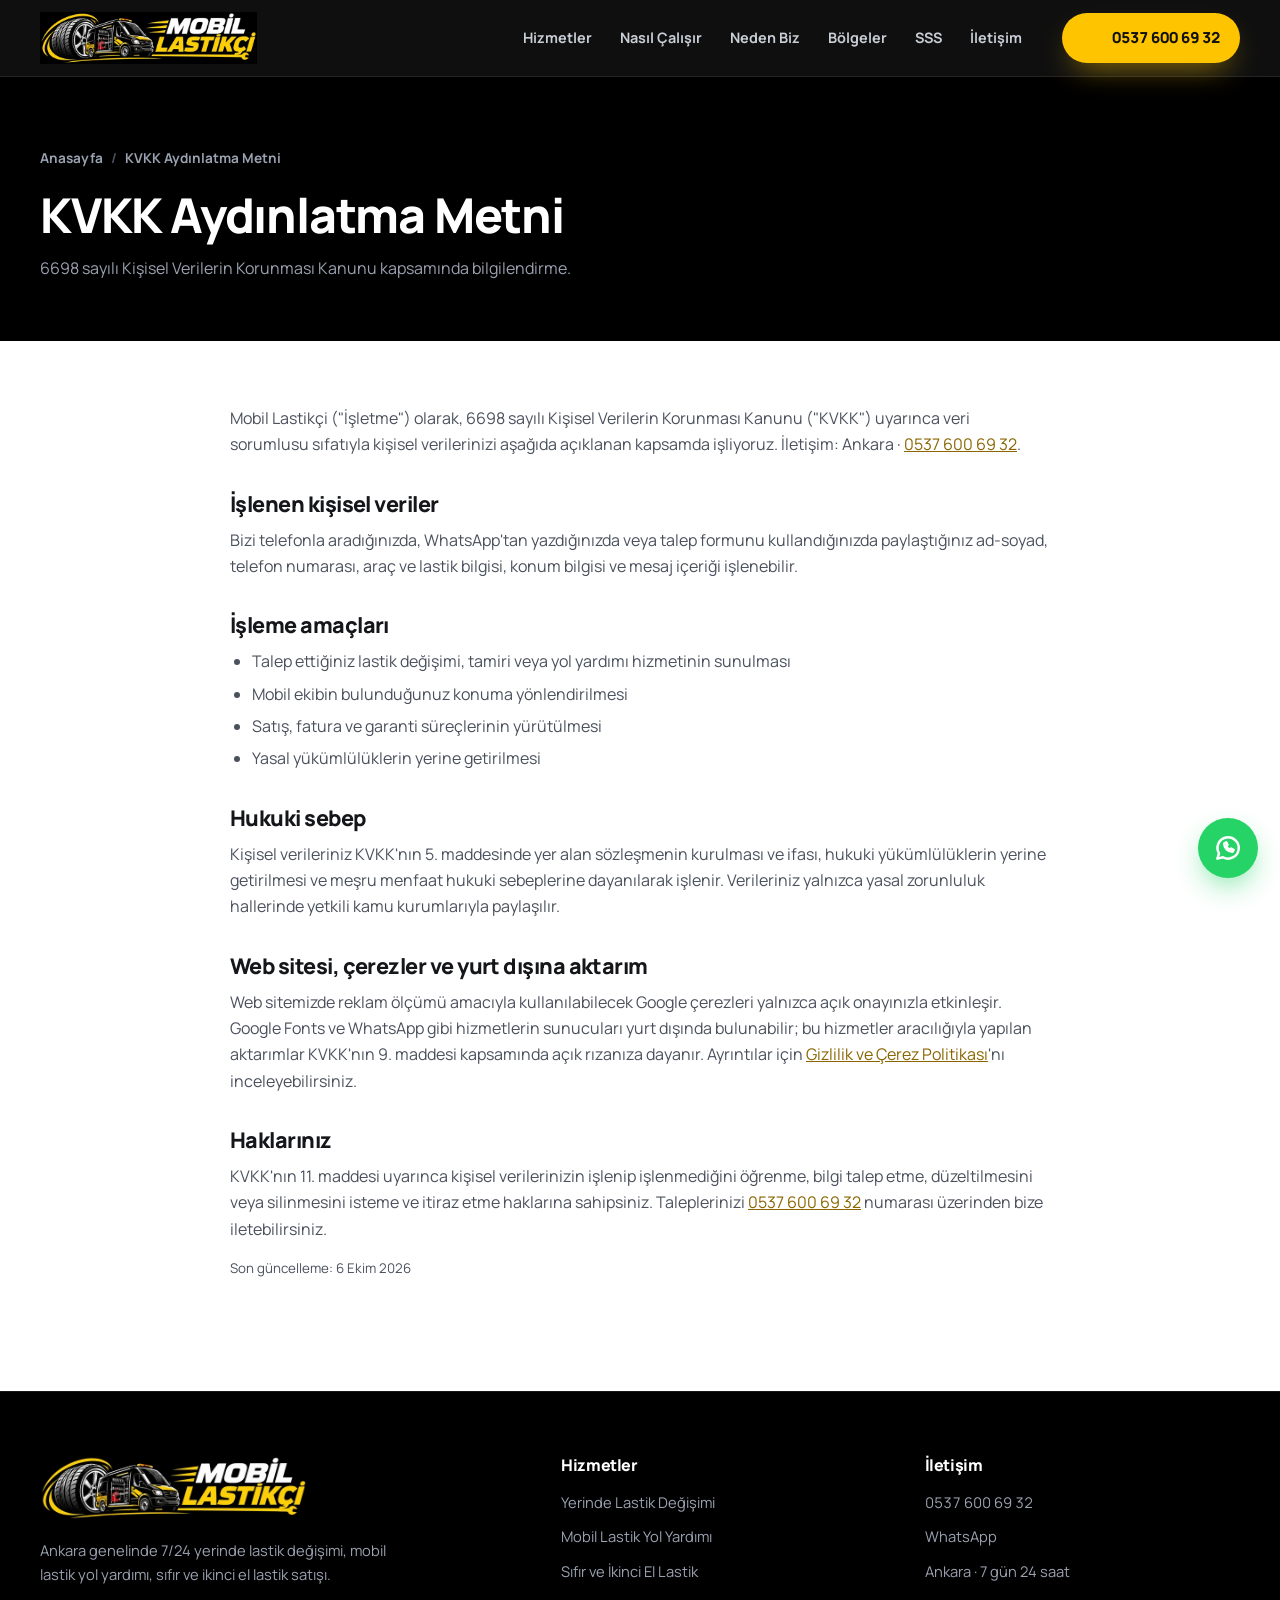
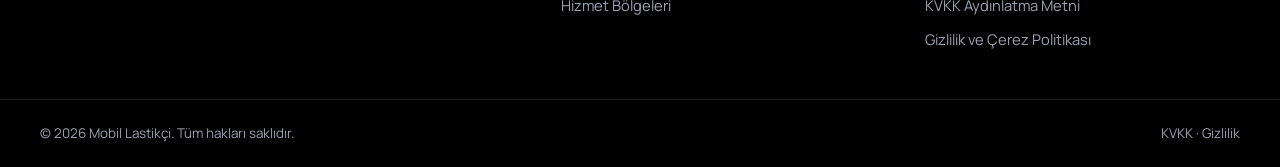
<file: kvkk.html>
<!DOCTYPE html>
<html lang="tr">
<head>
<meta charset="UTF-8">
<!-- Google Tag Manager -->
<script>(function(w,d,s,l,i){w[l]=w[l]||[];w[l].push({'gtm.start':
new Date().getTime(),event:'gtm.js'});var f=d.getElementsByTagName(s)[0],
j=d.createElement(s),dl=l!='dataLayer'?'&l='+l:'';j.async=true;j.src=
'https://www.googletagmanager.com/gtm.js?id='+i+dl;f.parentNode.insertBefore(j,f);
})(window,document,'script','dataLayer','GTM-TCVL68N5');</script>
<!-- End Google Tag Manager -->
<script src="https://anticlick.com.tr/anticlick.js"
  data-key="cf_live_5e95727b2036b0af93c94dabb149e23118f0"
  data-campaign="yaz-kampanyasi"
  data-protect-gtag="true"
  async></script>
<meta name="viewport" content="width=device-width, initial-scale=1.0">
<title>KVKK Aydınlatma Metni | Mobil Lastikçi</title>
<meta name="description" content="Mobil Lastikçi KVKK aydınlatma metni: hangi kişisel verilerin, hangi amaçla işlendiği ve haklarınız.">
<link rel="canonical" href="https://otolastik724.net.tr/kvkk.html">
<meta name="robots" content="index, follow">
<meta name="geo.region" content="TR-06">
<meta name="geo.placename" content="Ankara">
<meta property="og:type" content="website">
<meta property="og:locale" content="tr_TR">
<meta property="og:site_name" content="Mobil Lastikçi">
<meta property="og:title" content="KVKK Aydınlatma Metni | Mobil Lastikçi">
<meta property="og:description" content="Mobil Lastikçi KVKK aydınlatma metni: hangi kişisel verilerin, hangi amaçla işlendiği ve haklarınız.">
<meta property="og:url" content="https://otolastik724.net.tr/kvkk.html">
<meta property="og:image" content="https://otolastik724.net.tr/assets/img/og-image.jpg">
<meta name="twitter:card" content="summary_large_image">
<meta name="theme-color" content="#000000">
<link rel="icon" href="assets/img/favicon-48.png" type="image/png" sizes="48x48">
<link rel="apple-touch-icon" href="assets/img/apple-touch-icon.png">
<link rel="preconnect" href="https://fonts.googleapis.com">
<link rel="preconnect" href="https://fonts.gstatic.com" crossorigin>
<link href="https://fonts.googleapis.com/css2?family=Manrope:wght@500;600;700;800&display=swap" rel="stylesheet">
<link rel="stylesheet" href="assets/css/style.css?v=2">
<script type="application/ld+json">{"@context": "https://schema.org", "@type": "BreadcrumbList", "itemListElement": [{"@type": "ListItem", "position": 1, "name": "Anasayfa", "item": "https://otolastik724.net.tr/"}, {"@type": "ListItem", "position": 2, "name": "KVKK Aydınlatma Metni", "item": "https://otolastik724.net.tr/kvkk.html"}]}</script>
</head>
<body>
<!-- Google Tag Manager (noscript) -->
<noscript><iframe src="https://www.googletagmanager.com/ns.html?id=GTM-TCVL68N5"
height="0" width="0" style="display:none;visibility:hidden"></iframe></noscript>
<!-- End Google Tag Manager (noscript) -->
<svg width="0" height="0" style="position:absolute" aria-hidden="true">
  <symbol id="i-phone" viewBox="0 0 24 24"><path d="M22 16.9v3a2 2 0 0 1-2.2 2 19.8 19.8 0 0 1-8.6-3.1 19.5 19.5 0 0 1-6-6A19.8 19.8 0 0 1 2.1 4.2 2 2 0 0 1 4.1 2h3a2 2 0 0 1 2 1.7c.1.9.4 1.8.7 2.7a2 2 0 0 1-.5 2.1L8 9.8a16 16 0 0 0 6 6l1.3-1.3a2 2 0 0 1 2.1-.4c.9.3 1.8.6 2.7.7a2 2 0 0 1 1.7 2z"/></symbol>
  <symbol id="i-wa" viewBox="0 0 24 24"><path d="M3.5 20.5l1.3-4.2A8.5 8.5 0 1 1 8 19.4z"/><path d="M9 8.5c0 3.5 3 6.5 6.5 6.5l1-1.6-2-1-1 .9a5 5 0 0 1-2.8-2.8l.9-1-1-2z"/></symbol>
  <symbol id="i-tire" viewBox="0 0 24 24"><circle cx="12" cy="12" r="9.5"/><circle cx="12" cy="12" r="4"/><path d="M12 2.5v3M12 18.5v3M2.5 12h3M18.5 12h3M5.3 5.3l2.1 2.1M16.6 16.6l2.1 2.1M5.3 18.7l2.1-2.1M16.6 7.4l2.1-2.1"/></symbol>
  <symbol id="i-truck" viewBox="0 0 24 24"><path d="M2 6h11v10H2zM13 9h4l4 4v3h-8z"/><circle cx="6" cy="17.5" r="2"/><circle cx="17" cy="17.5" r="2"/></symbol>
  <symbol id="i-wrench" viewBox="0 0 24 24"><path d="M14.7 6.3a4 4 0 0 0 5 5L22 13.6 13.6 22l-2.3-2.3a4 4 0 0 0-5-5L2 10.4 10.4 2l2.3 2.3a4 4 0 0 0 2 2z" transform="scale(.9) translate(1.3 1.3)"/></symbol>
  <symbol id="i-tag" viewBox="0 0 24 24"><path d="M20.6 13.4 13.4 20.6a2 2 0 0 1-2.8 0L3 13V3h10l7.6 7.6a2 2 0 0 1 0 2.8z"/><circle cx="7.5" cy="7.5" r="1.5"/></symbol>
  <symbol id="i-recycle" viewBox="0 0 24 24"><path d="M7 19H4.8a1.8 1.8 0 0 1-1.6-2.7L7.4 9M11.2 4.1a1.8 1.8 0 0 1 3.1 0l4.2 7.2M17 19h2.2a1.8 1.8 0 0 0 1.6-2.7"/><path d="M14 16l-3 3 3 3M8.3 13.6 7.2 9.4 3 10.5M14.6 8.5l4 1.6 1.2-4.1"/></symbol>
  <symbol id="i-gauge" viewBox="0 0 24 24"><path d="M12 14l4-4"/><path d="M3.3 19a10 10 0 1 1 17.4 0z"/></symbol>
  <symbol id="i-clock" viewBox="0 0 24 24"><circle cx="12" cy="12" r="9.5"/><path d="M12 7v5l3 2"/></symbol>
  <symbol id="i-pin" viewBox="0 0 24 24"><path d="M12 22s7-6.1 7-12a7 7 0 1 0-14 0c0 5.9 7 12 7 12z"/><circle cx="12" cy="10" r="2.5"/></symbol>
  <symbol id="i-check" viewBox="0 0 24 24"><path d="M5 12.5l4.5 4.5L19 7"/></symbol>
  <symbol id="i-arrow" viewBox="0 0 24 24"><path d="M5 12h14M13 6l6 6-6 6"/></symbol>
  <symbol id="i-plus" viewBox="0 0 24 24"><path d="M12 5v14M5 12h14"/></symbol>
  <symbol id="i-menu" viewBox="0 0 24 24"><path d="M4 7h16M4 12h16M4 17h16"/></symbol>
  <symbol id="i-close" viewBox="0 0 24 24"><path d="M6 6l12 12M18 6 6 18"/></symbol>
  <symbol id="i-shield" viewBox="0 0 24 24"><path d="M12 22s8-4 8-10V5l-8-3-8 3v7c0 6 8 10 8 10z"/><path d="M9 12l2 2 4-4"/></symbol>
  <symbol id="i-wallet" viewBox="0 0 24 24"><path d="M3 7h16a2 2 0 0 1 2 2v9a2 2 0 0 1-2 2H5a2 2 0 0 1-2-2z"/><path d="M3 7l12-4 1 4M16 13.5h2"/></symbol>
  <symbol id="i-chat" viewBox="0 0 24 24"><path d="M21 12a8 8 0 0 1-11.6 7.1L3 21l1.9-6.4A8 8 0 1 1 21 12z"/></symbol>
  <symbol id="i-search" viewBox="0 0 24 24"><circle cx="11" cy="11" r="7"/><path d="M20 20l-4-4"/></symbol>
</svg>

<header class="header" id="header">
  <div class="container header__inner">
    <a href="index.html#anasayfa" class="logo" aria-label="Mobil Lastikçi anasayfa">
      <img src="assets/img/mobil-lastikci-ankara-logo.avif" alt="Mobil Lastikçi – Ankara lastikçi 7/24" width="600" height="144" class="logo__img"></a>
    <nav class="nav" id="nav" aria-label="Ana menü">
      <ul class="nav__list">
        <li><a href="index.html#hizmetler" class="nav__link">Hizmetler</a></li>
        <li><a href="index.html#nasil-calisir" class="nav__link">Nasıl Çalışır</a></li>
        <li><a href="index.html#neden-biz" class="nav__link">Neden Biz</a></li>
        <li><a href="index.html#bolgeler" class="nav__link">Bölgeler</a></li>
        <li><a href="index.html#sss" class="nav__link">SSS</a></li>
        <li><a href="index.html#iletisim" class="nav__link">İletişim</a></li>
      </ul>
      <div class="nav__mobile-cta">
        <a href="tel:+905376006932" class="btn btn--orange btn--block"><svg class="ic" aria-hidden="true"><use href="index.html#i-phone"/></svg> 0537 600 69 32</a>
        <a href="https://wa.me/905376006932?text=Merhaba%2C%20lastik%20yard%C4%B1m%C4%B1na%20ihtiyac%C4%B1m%20var." target="_blank" rel="noopener" class="btn btn--wa btn--block"><svg class="ic" aria-hidden="true"><use href="index.html#i-wa"/></svg> WhatsApp'tan Yazın</a>
      </div>
    </nav>
    <a href="tel:+905376006932" class="btn btn--orange header__cta"><svg class="ic" aria-hidden="true"><use href="index.html#i-phone"/></svg> <span class="num">0537 600 69 32</span></a>
    <button class="hamburger" id="hamburger" aria-label="Menüyü aç/kapat" aria-expanded="false" aria-controls="nav"><svg class="ic ic--menu" aria-hidden="true"><use href="index.html#i-menu"/></svg><svg class="ic ic--close" aria-hidden="true"><use href="index.html#i-close"/></svg></button>
  </div>
</header>

<main>
<section class="page-hero">
  <div class="container">
    <ul class="crumbs" aria-label="Sayfa yolu"><li><a href="index.html">Anasayfa</a></li><li>KVKK Aydınlatma Metni</li></ul>
    <h1>KVKK Aydınlatma Metni</h1>
    <p>6698 sayılı Kişisel Verilerin Korunması Kanunu kapsamında bilgilendirme.</p>
  </div>
</section>
<section class="section" style="padding-top:64px">
  <div class="container prose">
    <p>Mobil Lastikçi ("İşletme") olarak, 6698 sayılı Kişisel Verilerin Korunması Kanunu ("KVKK") uyarınca veri sorumlusu sıfatıyla kişisel verilerinizi aşağıda açıklanan kapsamda işliyoruz. İletişim: Ankara · <a href="tel:+905376006932">0537 600 69 32</a>.</p>
    <h2>İşlenen kişisel veriler</h2>
    <p>Bizi telefonla aradığınızda, WhatsApp'tan yazdığınızda veya talep formunu kullandığınızda paylaştığınız ad-soyad, telefon numarası, araç ve lastik bilgisi, konum bilgisi ve mesaj içeriği işlenebilir.</p>
    <h2>İşleme amaçları</h2>
    <ul>
      <li>Talep ettiğiniz lastik değişimi, tamiri veya yol yardımı hizmetinin sunulması</li>
      <li>Mobil ekibin bulunduğunuz konuma yönlendirilmesi</li>
      <li>Satış, fatura ve garanti süreçlerinin yürütülmesi</li>
      <li>Yasal yükümlülüklerin yerine getirilmesi</li>
    </ul>
    <h2>Hukuki sebep</h2>
    <p>Kişisel verileriniz KVKK'nın 5. maddesinde yer alan sözleşmenin kurulması ve ifası, hukuki yükümlülüklerin yerine getirilmesi ve meşru menfaat hukuki sebeplerine dayanılarak işlenir. Verileriniz yalnızca yasal zorunluluk hallerinde yetkili kamu kurumlarıyla paylaşılır.</p>
    <h2>Web sitesi, çerezler ve yurt dışına aktarım</h2>
    <p>Web sitemizde reklam ölçümü amacıyla kullanılabilecek Google çerezleri yalnızca açık onayınızla etkinleşir. Google Fonts ve WhatsApp gibi hizmetlerin sunucuları yurt dışında bulunabilir; bu hizmetler aracılığıyla yapılan aktarımlar KVKK'nın 9. maddesi kapsamında açık rızanıza dayanır. Ayrıntılar için <a href="gizlilik-politikasi.html">Gizlilik ve Çerez Politikası</a>'nı inceleyebilirsiniz.</p>
    <h2>Haklarınız</h2>
    <p>KVKK'nın 11. maddesi uyarınca kişisel verilerinizin işlenip işlenmediğini öğrenme, bilgi talep etme, düzeltilmesini veya silinmesini isteme ve itiraz etme haklarına sahipsiniz. Taleplerinizi <a href="tel:+905376006932">0537 600 69 32</a> numarası üzerinden bize iletebilirsiniz.</p>
    <p><small>Son güncelleme: 6 Ekim 2026</small></p>
  </div>
</section>
</main>

<footer class="footer">
  <div class="container footer__grid">
    <div>
      <a href="index.html" class="logo" aria-label="Mobil Lastikçi anasayfa"><img src="assets/img/mobil-lastikci-ankara-logo.avif" alt="Mobil Lastikçi – Ankara lastikçi 7/24" width="600" height="144" class="logo__img"></a>
      <p>Ankara genelinde 7/24 yerinde lastik değişimi, mobil lastik yol yardımı, sıfır ve ikinci el lastik satışı.</p>
    </div>
    <div>
      <h4>Hizmetler</h4>
      <ul class="footer__links">
        <li><a href="index.html#hizmetler">Yerinde Lastik Değişimi</a></li>
        <li><a href="index.html#hizmetler">Mobil Lastik Yol Yardımı</a></li>
        <li><a href="index.html#hizmetler">Sıfır ve İkinci El Lastik</a></li>
        <li><a href="index.html#bolgeler">Hizmet Bölgeleri</a></li>
      </ul>
    </div>
    <div>
      <h4>İletişim</h4>
      <ul class="footer__links">
        <li><a href="tel:+905376006932" class="num">0537 600 69 32</a></li>
        <li><a href="https://wa.me/905376006932" target="_blank" rel="noopener">WhatsApp</a></li>
        <li>Ankara · 7 gün 24 saat</li>
        <li><a href="kvkk.html">KVKK Aydınlatma Metni</a></li>
        <li><a href="gizlilik-politikasi.html">Gizlilik ve Çerez Politikası</a></li>
      </ul>
    </div>
  </div>
  <div class="footer__bottom">
    <div class="container">
      <span>© <span data-year>2026</span> Mobil Lastikçi. Tüm hakları saklıdır.</span>
      <span><a href="kvkk.html">KVKK</a> · <a href="gizlilik-politikasi.html">Gizlilik</a><span data-cookie-settings hidden> · <a href="#">Çerez Tercihleri</a></span></span>
    </div>
  </div>
</footer>

<a href="https://wa.me/905376006932?text=Merhaba%2C%20lastik%20yard%C4%B1m%C4%B1na%20ihtiyac%C4%B1m%20var." class="fab-wa" target="_blank" rel="noopener" aria-label="WhatsApp ile yazın"><svg class="ic" aria-hidden="true"><use href="#i-wa"/></svg></a>
<div class="mobile-bar">
  <a href="tel:+905376006932"><svg class="ic" aria-hidden="true"><use href="#i-phone"/></svg> Hemen Ara</a>
  <a href="https://wa.me/905376006932?text=Merhaba%2C%20lastik%20yard%C4%B1m%C4%B1na%20ihtiyac%C4%B1m%20var." target="_blank" rel="noopener"><svg class="ic" aria-hidden="true"><use href="#i-wa"/></svg> WhatsApp</a>
</div>

<script src="assets/js/consent.js" defer></script>
<script src="assets/js/main.js?v=4" defer></script>
</body>
</html>
</file>
<file: assets/css/style.css>
/* =========================================================
   Mobil Lastikçi — ana stil dosyası
   ========================================================= */
:root {
  --ink: #14161a;
  --graphite-950: #000000;
  --graphite-900: #0e0e0e;
  --graphite-800: #1a1a1a;
  --graphite-700: #2a2a2a;
  --line: #e6e8ec;
  --line-dark: rgba(255, 255, 255, .09);
  --muted: #646b78;
  --muted-dark: #9aa2b1;
  --paper: #f6f5f0;
  --orange: #ffc400;
  --orange-600: #8a6500;
  --orange-50: #fff6d6;
  --yellow: #ffc21a;
  --wa: #25d366;
  --radius: 14px;
  --radius-lg: 22px;
  --shadow-sm: 0 2px 10px -4px rgba(16, 20, 28, .12);
  --shadow: 0 18px 40px -20px rgba(16, 20, 28, .28);
  --shadow-lg: 0 30px 70px -30px rgba(0, 0, 0, .55);
  --header-h: 76px;
}

*, *::before, *::after { box-sizing: border-box; margin: 0; padding: 0; }
html { scroll-behavior: smooth; scroll-padding-top: calc(var(--header-h) + 12px); -webkit-text-size-adjust: 100%; }
body { font-family: "Manrope", system-ui, -apple-system, "Segoe UI", sans-serif; color: var(--ink); background: #fff; line-height: 1.65; font-size: 1rem; -webkit-font-smoothing: antialiased; overflow-x: hidden; }
img, svg { display: block; max-width: 100%; }
a { color: inherit; text-decoration: none; }
ul { list-style: none; }
button, input, textarea, select { font: inherit; color: inherit; }
h1, h2, h3, h4 { line-height: 1.15; letter-spacing: -.025em; font-weight: 800; }
h2 { font-size: clamp(1.9rem, 3.4vw, 2.75rem); }
h3 { font-size: 1.2rem; letter-spacing: -.015em; }
p { color: var(--muted); }
.container { width: min(1200px, 100% - 40px); margin-inline: auto; }
.ic { width: 20px; height: 20px; fill: none; stroke: currentColor; stroke-width: 2; stroke-linecap: round; stroke-linejoin: round; flex-shrink: 0; }
.sr-only { position: absolute; width: 1px; height: 1px; overflow: hidden; clip: rect(0 0 0 0); white-space: nowrap; }
:focus-visible { outline: 3px solid var(--orange); outline-offset: 3px; border-radius: 6px; }

/* ---------- Butonlar ---------- */
.btn { display: inline-flex; align-items: center; justify-content: center; gap: 10px; padding: .85em 1.5em; border-radius: 999px; font-weight: 800; font-size: .95rem; border: 2px solid transparent; cursor: pointer; transition: transform .2s, background .2s, border-color .2s, color .2s, box-shadow .2s; white-space: nowrap; }
.btn:hover { transform: translateY(-2px); }
.btn--orange { background: var(--orange); color: #111; box-shadow: 0 14px 30px -12px rgba(255, 196, 0, .6); }
.btn--orange:hover { background: #ffd43b; }
.btn--wa { background: var(--wa); color: #fff; }
.btn--wa:hover { background: #1fbe5b; }
.btn--dark { background: var(--graphite-900); color: #fff; }
.btn--dark:hover { background: var(--graphite-700); }
.btn--line { border-color: rgba(255, 255, 255, .28); color: #fff; background: transparent; }
.btn--line:hover { border-color: #fff; background: rgba(255, 255, 255, .06); }
.btn--lg { padding: 1.05em 1.9em; font-size: 1.02rem; }
.btn--block { width: 100%; }

/* ---------- Üst şerit ve header ---------- */
.header { position: sticky; top: 0; z-index: 50; background: rgba(0, 0, 0, .94); backdrop-filter: saturate(160%) blur(12px); -webkit-backdrop-filter: saturate(160%) blur(12px); border-bottom: 1px solid var(--line-dark); }
.header__inner { height: var(--header-h); display: flex; align-items: center; gap: 28px; }
.logo { display: flex; align-items: center; gap: 12px; color: #fff; margin-right: auto; }
.logo__img { height: 52px; width: auto; }
.footer .logo__img { height: 64px; }
.logo__mark { width: 44px; height: 44px; border-radius: 12px; display: grid; place-items: center; background: var(--orange); color: #fff; font-weight: 800; font-size: .78rem; letter-spacing: .02em; }
.logo__text { display: flex; flex-direction: column; line-height: 1.05; }
.logo__name { font-weight: 800; font-size: 1.08rem; letter-spacing: -.01em; }
.logo__name span { color: var(--orange); }
.logo__sub { font-size: .7rem; font-weight: 700; color: var(--muted-dark); letter-spacing: .14em; text-transform: uppercase; margin-top: 4px; }
.nav__list { display: flex; gap: 4px; }
.nav__link { display: block; padding: 8px 12px; border-radius: 999px; color: #c8cdd6; font-weight: 700; font-size: .9rem; transition: color .2s, background .2s; }
.nav__link:hover, .nav__link.is-active { color: #fff; background: rgba(255, 255, 255, .07); }
.nav__mobile-cta { display: none; }
.header__cta { padding: .7em 1.2em; }
.hamburger { display: none; width: 46px; height: 46px; border-radius: 12px; border: 1px solid var(--line-dark); background: transparent; color: #fff; place-items: center; cursor: pointer; }
.hamburger .ic--close { display: none; }
.nav-open .hamburger .ic--menu { display: none; }
.nav-open .hamburger .ic--close { display: block; }

/* ---------- Ortak bölüm ---------- */
.section { padding: 110px 0; position: relative; }
.section--paper { background: var(--paper); }
.section--dark { background: var(--graphite-950); color: #fff; }
.section--dark p { color: var(--muted-dark); }
.section__head { max-width: 720px; margin: 0 auto 60px; text-align: center; }
.section__head p { margin-top: 16px; font-size: 1.06rem; }
.section__head--left { margin-left: 0; text-align: left; }
.tag { display: inline-flex; align-items: center; gap: 8px; margin-bottom: 18px; font-size: .78rem; font-weight: 800; letter-spacing: .16em; text-transform: uppercase; color: var(--orange-600); }
.tag::before { content: ""; width: 22px; height: 3px; border-radius: 3px; background: currentColor; }
.section--dark .tag { color: var(--orange); }
.num { font-variant-numeric: tabular-nums; }

/* ---------- 1. Hero ---------- */
.hero { position: relative; background: var(--graphite-950); color: #fff; overflow: hidden; padding: 84px 0 120px; }
.hero::before { content: ""; position: absolute; inset: 0; background:
  radial-gradient(900px 500px at 85% 20%, rgba(255, 196, 0, .16), transparent 60%),
  radial-gradient(600px 400px at 0% 100%, rgba(255, 194, 26, .08), transparent 60%); pointer-events: none; }
.hero__tread { position: absolute; left: 0; right: 0; bottom: 0; height: 46px; opacity: .5; background:
  repeating-linear-gradient(115deg, transparent 0 18px, rgba(255, 255, 255, .06) 18px 30px); mask-image: linear-gradient(to bottom, transparent, #000); -webkit-mask-image: linear-gradient(to bottom, transparent, #000); }
.hero__grid { position: relative; display: grid; grid-template-columns: 1.08fr .92fr; gap: 56px; align-items: center; }
.live { display: inline-flex; align-items: center; gap: 10px; padding: 8px 16px 8px 12px; border-radius: 999px; background: rgba(255, 255, 255, .06); border: 1px solid var(--line-dark); font-size: .85rem; font-weight: 700; color: #e4e7ec; margin-bottom: 26px; }
.live__dot { width: 10px; height: 10px; border-radius: 50%; background: var(--wa); box-shadow: 0 0 0 0 rgba(37, 211, 102, .6); animation: pulse 2s infinite; }
@keyframes pulse { 70% { box-shadow: 0 0 0 10px rgba(37, 211, 102, 0); } 100% { box-shadow: 0 0 0 0 rgba(37, 211, 102, 0); } }
.hero h1 { font-size: clamp(2.5rem, 5.6vw, 4.4rem); letter-spacing: -.035em; }
.hero h1 em { font-style: normal; color: var(--orange); }
.hero__lead { margin-top: 22px; max-width: 560px; font-size: 1.12rem; color: #b9c0cc; }
.hero__actions { display: flex; flex-wrap: wrap; gap: 14px; margin-top: 34px; }
.hero__facts { display: flex; flex-wrap: wrap; gap: 10px 26px; margin-top: 34px; color: #cfd4dc; font-size: .92rem; font-weight: 700; }
.hero__facts li { display: flex; align-items: center; gap: 8px; }
.hero__facts .ic { color: var(--orange); width: 18px; height: 18px; }

.hero__visual { position: relative; max-width: 600px; width: 100%; margin-left: auto; }
.hero__photo { width: 100%; height: auto; aspect-ratio: 16 / 9; object-fit: cover; border-radius: var(--radius-lg); border: 3px solid var(--orange); box-shadow: var(--shadow-lg); }
.hero__card { position: absolute; display: flex; align-items: center; gap: 12px; padding: 14px 18px; border-radius: 16px; background: #fff; color: var(--ink); box-shadow: var(--shadow-lg); font-weight: 800; font-size: .92rem; line-height: 1.25; }
.hero__card small { display: block; font-weight: 600; color: var(--muted); font-size: .78rem; }
.hero__card .ibox { width: 40px; height: 40px; }
.hero__card--a { left: -4%; bottom: -8%; }
.hero__card--b { right: -2%; top: -7%; }

/* ---------- İkon kutusu ---------- */
.ibox { width: 54px; height: 54px; border-radius: 14px; display: grid; place-items: center; background: var(--orange-50); color: var(--orange-600); flex-shrink: 0; }
.ibox .ic { width: 24px; height: 24px; }
.ibox--dark { background: rgba(255, 196, 0, .14); color: var(--orange); }

/* ---------- 2. Hizmetler ---------- */
.services { display: grid; grid-template-columns: repeat(3, 1fr); gap: 22px; }
.svc { position: relative; padding: 32px 30px 30px; border-radius: var(--radius-lg); background: #fff; border: 1px solid var(--line); display: flex; flex-direction: column; gap: 16px; transition: transform .25s, box-shadow .25s, border-color .25s; overflow: hidden; }
.svc:hover { transform: translateY(-5px); box-shadow: var(--shadow); border-color: transparent; }
.svc__no { position: absolute; right: 24px; top: 20px; font-size: 3rem; font-weight: 800; color: #f0f1f4; letter-spacing: -.04em; line-height: 1; }
.svc p { font-size: .96rem; }
.svc__list { display: grid; gap: 6px; margin-top: auto; padding-top: 6px; font-size: .9rem; font-weight: 700; color: var(--ink); }
.svc__list li { display: flex; gap: 8px; align-items: center; }
.svc__list .ic { width: 16px; height: 16px; color: var(--orange); }
.svc--cta { background: var(--graphite-900); color: #fff; border-color: var(--graphite-900); justify-content: center; }
.svc--cta p { color: var(--muted-dark); }
.svc--cta .tel { font-size: 1.7rem; font-weight: 800; color: var(--orange); letter-spacing: -.02em; }

/* ---------- Galeri ---------- */
.gallery { display: grid; grid-template-columns: repeat(3, 1fr); grid-auto-rows: 250px; grid-auto-flow: dense; gap: 16px; }
.gallery__item { position: relative; overflow: hidden; border-radius: var(--radius-lg); background: var(--graphite-950); }
.gallery__item img { width: 100%; height: 100%; object-fit: cover; transition: transform .4s; }
.gallery__item:hover img { transform: scale(1.04); }
.gallery__item figcaption { position: absolute; left: 0; right: 0; bottom: 0; padding: 30px 18px 14px; background: linear-gradient(transparent, rgba(0, 0, 0, .8)); color: #fff; font-weight: 700; font-size: .92rem; }
.gallery__item--wide { grid-column: span 2; }
.gallery__cta { display: flex; flex-direction: column; justify-content: space-between; padding: 24px; border-radius: var(--radius-lg); background: var(--orange); color: #111; }
.gallery__cta strong { font-size: 1.6rem; line-height: 1.1; letter-spacing: -.02em; }
.gallery__cta > span { display: inline-flex; align-items: center; gap: 8px; font-weight: 800; font-size: 1.1rem; white-space: nowrap; }

/* ---------- 3. Nasıl çalışır ---------- */
.steps { display: grid; grid-template-columns: repeat(3, 1fr); gap: 22px; counter-reset: step; position: relative; }
.step { position: relative; padding: 34px 30px; border-radius: var(--radius-lg); background: var(--graphite-800); border: 1px solid var(--line-dark); }
.step::before { counter-increment: step; content: "0" counter(step); display: block; font-size: .8rem; font-weight: 800; letter-spacing: .18em; color: var(--orange); margin-bottom: 22px; }
.step h3 { color: #fff; margin: 18px 0 10px; }
.step p { font-size: .96rem; }
.step__arrow { position: absolute; right: -18px; top: 50%; translate: 0 -50%; z-index: 2; width: 36px; height: 36px; border-radius: 50%; display: grid; place-items: center; background: var(--orange); color: #111; }
.step__arrow .ic { width: 18px; height: 18px; }
.steps__note { margin-top: 36px; display: flex; align-items: center; justify-content: center; gap: 14px; flex-wrap: wrap; text-align: center; color: #cfd4dc; font-weight: 700; }

/* ---------- 4. Neden biz ---------- */
.why { display: grid; grid-template-columns: .9fr 1.1fr; gap: 70px; align-items: center; }
.why__list { display: grid; grid-template-columns: 1fr 1fr; gap: 18px; }
.why__item { padding: 26px; border-radius: var(--radius-lg); background: #fff; border: 1px solid var(--line); }
.why__item h3 { margin: 16px 0 8px; font-size: 1.08rem; }
.why__item p { font-size: .93rem; }
.why__side p { margin-top: 18px; font-size: 1.05rem; }
.why__badge { margin-top: 30px; display: flex; align-items: center; gap: 18px; padding: 22px 24px; border-radius: var(--radius-lg); background: var(--graphite-900); color: #fff; }
.why__badge strong { font-size: 2.4rem; line-height: 1; color: var(--orange); letter-spacing: -.04em; }
.why__badge span { color: #cfd4dc; font-weight: 700; font-size: .95rem; line-height: 1.4; }

/* ---------- 5. Bölgeler ---------- */
.areas { display: grid; grid-template-columns: 1fr 1.1fr; gap: 60px; align-items: center; }
.chips { display: flex; flex-wrap: wrap; gap: 10px; margin-top: 28px; }
.chip { display: inline-flex; align-items: center; gap: 8px; padding: 10px 16px; border-radius: 999px; background: #fff; border: 1px solid var(--line); font-weight: 700; font-size: .92rem; transition: border-color .2s, color .2s; }
.chip .ic { width: 16px; height: 16px; color: var(--orange); }
.chip:hover { border-color: var(--orange); color: var(--ink); }
.map { position: relative; aspect-ratio: 1.15 / 1; border-radius: var(--radius-lg); background: var(--graphite-950); overflow: hidden; box-shadow: var(--shadow); }
.map > svg { width: 100%; height: 100%; }
.map__label .ic { width: 26px; height: 26px; }
.map__label { position: absolute; left: 22px; bottom: 22px; right: 22px; display: flex; justify-content: space-between; align-items: center; gap: 12px; padding: 14px 18px; border-radius: 14px; background: rgba(255, 255, 255, .96); font-weight: 800; font-size: .92rem; }
.map__label small { display: block; font-weight: 600; color: var(--muted); font-size: .78rem; }

/* ---------- 6. SSS ---------- */
.faq { max-width: 860px; margin: 0 auto; display: grid; gap: 12px; }
.faq details { border-radius: var(--radius); background: #fff; border: 1px solid var(--line); transition: border-color .2s, box-shadow .2s; }
.faq details[open] { border-color: transparent; box-shadow: var(--shadow); }
.faq summary { list-style: none; cursor: pointer; display: flex; justify-content: space-between; align-items: center; gap: 20px; padding: 22px 26px; font-weight: 800; font-size: 1.04rem; }
.faq summary::-webkit-details-marker { display: none; }
.faq summary .ic { transition: transform .25s; color: var(--orange); }
.faq details[open] summary .ic { transform: rotate(45deg); }
.faq details p { padding: 0 26px 24px; }

/* ---------- 7. İletişim ---------- */
.contact { display: grid; grid-template-columns: .95fr 1.05fr; gap: 40px; align-items: start; }
.contact__cards { display: grid; gap: 14px; margin-top: 30px; }
.ccard { display: flex; gap: 16px; align-items: center; padding: 20px 22px; border-radius: var(--radius); background: var(--graphite-800); border: 1px solid var(--line-dark); transition: border-color .2s; }
a.ccard:hover { border-color: var(--orange); }
.ccard small { display: block; color: var(--muted-dark); font-weight: 700; font-size: .78rem; text-transform: uppercase; letter-spacing: .1em; }
.ccard strong { font-size: 1.12rem; color: #fff; }
.form { padding: 36px; border-radius: var(--radius-lg); background: #fff; color: var(--ink); display: grid; gap: 16px; box-shadow: var(--shadow-lg); }
.form h3 { font-size: 1.4rem; }
.form > p { margin-top: -8px; font-size: .94rem; }
.form__row { display: grid; grid-template-columns: 1fr 1fr; gap: 16px; }
.field { display: grid; gap: 6px; }
.field label { font-weight: 700; font-size: .86rem; }
.field input, .field select, .field textarea { width: 100%; padding: 13px 15px; border-radius: 12px; border: 1px solid #d9dce2; background: #fafafa; transition: border-color .2s, background .2s; }
.field input:focus, .field select:focus, .field textarea:focus { outline: none; border-color: var(--orange); background: #fff; }
.field textarea { min-height: 110px; resize: vertical; }
.check { display: flex; gap: 10px; align-items: flex-start; font-size: .86rem; color: var(--muted); }
.check input { margin-top: 4px; accent-color: var(--orange); width: 16px; height: 16px; flex-shrink: 0; }
.check a { color: var(--ink); text-decoration: underline; }

/* ---------- Footer ---------- */
.footer { background: var(--graphite-950); color: var(--muted-dark); border-top: 1px solid var(--line-dark); font-size: .92rem; }
.footer__grid { display: grid; grid-template-columns: 1.5fr 1fr 1fr; gap: 48px; padding: 64px 0 48px; }
.footer p { color: var(--muted-dark); margin-top: 18px; max-width: 380px; }
.footer h4 { color: #fff; font-size: 1rem; margin-bottom: 16px; }
.footer__links { display: grid; gap: 10px; }
.footer__links a:hover { color: var(--orange); }
.footer__bottom { border-top: 1px solid var(--line-dark); padding: 22px 0; font-size: .84rem; }
.footer__bottom .container { display: flex; justify-content: space-between; gap: 16px; flex-wrap: wrap; }
.footer__bottom a:hover { color: var(--orange); }

/* ---------- Sabit butonlar ---------- */
.fab-wa { position: fixed; right: 22px; bottom: 22px; z-index: 60; width: 60px; height: 60px; border-radius: 50%; display: grid; place-items: center; background: var(--wa); color: #fff; box-shadow: 0 12px 30px -8px rgba(37, 211, 102, .7); transition: transform .2s; }
.fab-wa:hover { transform: scale(1.08); }
.fab-wa .ic { width: 30px; height: 30px; }
.mobile-bar { display: none; }

/* ---------- Yasal sayfalar ---------- */
.page-hero { background: var(--graphite-950); color: #fff; padding: 70px 0 60px; }
.page-hero h1 { font-size: clamp(2rem, 4vw, 3rem); }
.page-hero p { color: var(--muted-dark); margin-top: 12px; max-width: 680px; }
.crumbs { display: flex; gap: 8px; font-size: .85rem; font-weight: 700; color: var(--muted-dark); margin-bottom: 18px; }
.crumbs li + li::before { content: "/"; margin-right: 8px; opacity: .5; }
.crumbs a:hover { color: var(--orange); }
.prose { max-width: 820px; }
.prose h2 { font-size: 1.35rem; margin: 34px 0 10px; }
.prose p, .prose li { color: #4a515d; }
.prose p + p { margin-top: 12px; }
.prose ul { list-style: disc; padding-left: 22px; display: grid; gap: 6px; margin-top: 10px; }
.prose a { color: var(--orange-600); text-decoration: underline; }

/* ---------- Belirme animasyonu ---------- */
.reveal { opacity: 0; transform: translateY(22px); transition: opacity .7s ease, transform .7s ease; }
.reveal.is-in { opacity: 1; transform: none; }

/* ---------- Çerez onay bandı ---------- */
.cookie-bar { position: fixed; left: 16px; right: 16px; bottom: 16px; z-index: 80; max-width: 760px; margin: 0 auto; display: flex; align-items: center; gap: 20px; padding: 18px 22px; border-radius: var(--radius-lg); background: var(--graphite-900); border: 1px solid var(--line-dark); color: #c9ced8; box-shadow: var(--shadow-lg); font-size: .9rem; line-height: 1.55; }
.cookie-bar p { margin: 0; color: inherit; }
.cookie-bar a { color: var(--orange); text-decoration: underline; }
.cookie-bar__actions { display: flex; gap: 10px; flex-shrink: 0; }
.cookie-bar .btn { padding: .7em 1.2em; font-size: .9rem; }

/* ---------- Duyarlı ---------- */
@media (max-width: 1080px) {
  /* backdrop-filter sabit menüyü header'a hapsediyor; mobilde düz zemin */
  .header { background: #000; backdrop-filter: none; -webkit-backdrop-filter: none; }
  .nav { position: fixed; inset: var(--header-h) 0 0 0; background: var(--graphite-950); padding: 24px 20px; transform: translateX(100%); transition: transform .3s ease; overflow-y: auto; }
  .nav-open .nav { transform: none; }
  .nav-open { overflow: hidden; }
  .nav__list { flex-direction: column; gap: 4px; }
  .nav__link { padding: 14px 16px; font-size: 1.05rem; border-radius: 12px; }
  .nav__mobile-cta { display: grid; gap: 12px; margin-top: 24px; }
  .hamburger { display: grid; }
  .header__cta { display: none; }
  .hero__grid, .why, .areas, .contact { grid-template-columns: 1fr; }
  .hero__visual { max-width: 640px; margin: 30px auto 20px; }
  .gallery { grid-template-columns: 1fr 1fr; grid-auto-rows: 200px; }
  .services { grid-template-columns: 1fr 1fr; }
  .steps { grid-template-columns: 1fr; }
  .step__arrow { right: 50%; top: auto; bottom: -18px; translate: 50% 0; rotate: 90deg; }
  .footer__grid { grid-template-columns: 1fr 1fr; }
  .cookie-bar { flex-direction: column; align-items: stretch; bottom: 80px; }
  .cookie-bar__actions .btn { flex: 1; }
}
@media (max-width: 720px) {
  :root { --header-h: 66px; }
  .section { padding: 76px 0; }
  .hero { padding: 54px 0 90px; }
  .services, .why__list, .form__row, .footer__grid { grid-template-columns: 1fr; }
  .hero__card--a { left: 0; }
  .hero__card--b { right: 0; }
  .hero__card { padding: 10px 12px; font-size: .8rem; }
  .hero__card .ibox { width: 32px; height: 32px; }
  .logo__img { height: 42px; }
  .gallery { grid-auto-rows: 150px; gap: 10px; }
  .gallery__item figcaption { font-size: .78rem; padding: 22px 10px 8px; }
  .gallery__cta strong { font-size: 1.15rem; }
  .gallery__cta > span { font-size: .9rem; }
  .form { padding: 26px 22px; }
  .fab-wa { display: none; }
  .mobile-bar { display: grid; grid-template-columns: 1fr 1fr; position: fixed; left: 0; right: 0; bottom: 0; z-index: 60; box-shadow: 0 -10px 30px -10px rgba(0, 0, 0, .35); }
  .mobile-bar a { display: flex; align-items: center; justify-content: center; gap: 8px; padding: 17px 10px; font-weight: 800; color: #fff; }
  .mobile-bar a:first-child { background: var(--orange); color: #111; }
  .mobile-bar a:last-child { background: var(--wa); }
  body { padding-bottom: 58px; }
}
@media (prefers-reduced-motion: reduce) {
  html { scroll-behavior: auto; }
  .live__dot, .gallery__item img { animation: none; transition: none; }
  .reveal { opacity: 1; transform: none; transition: none; }
}
</file>
